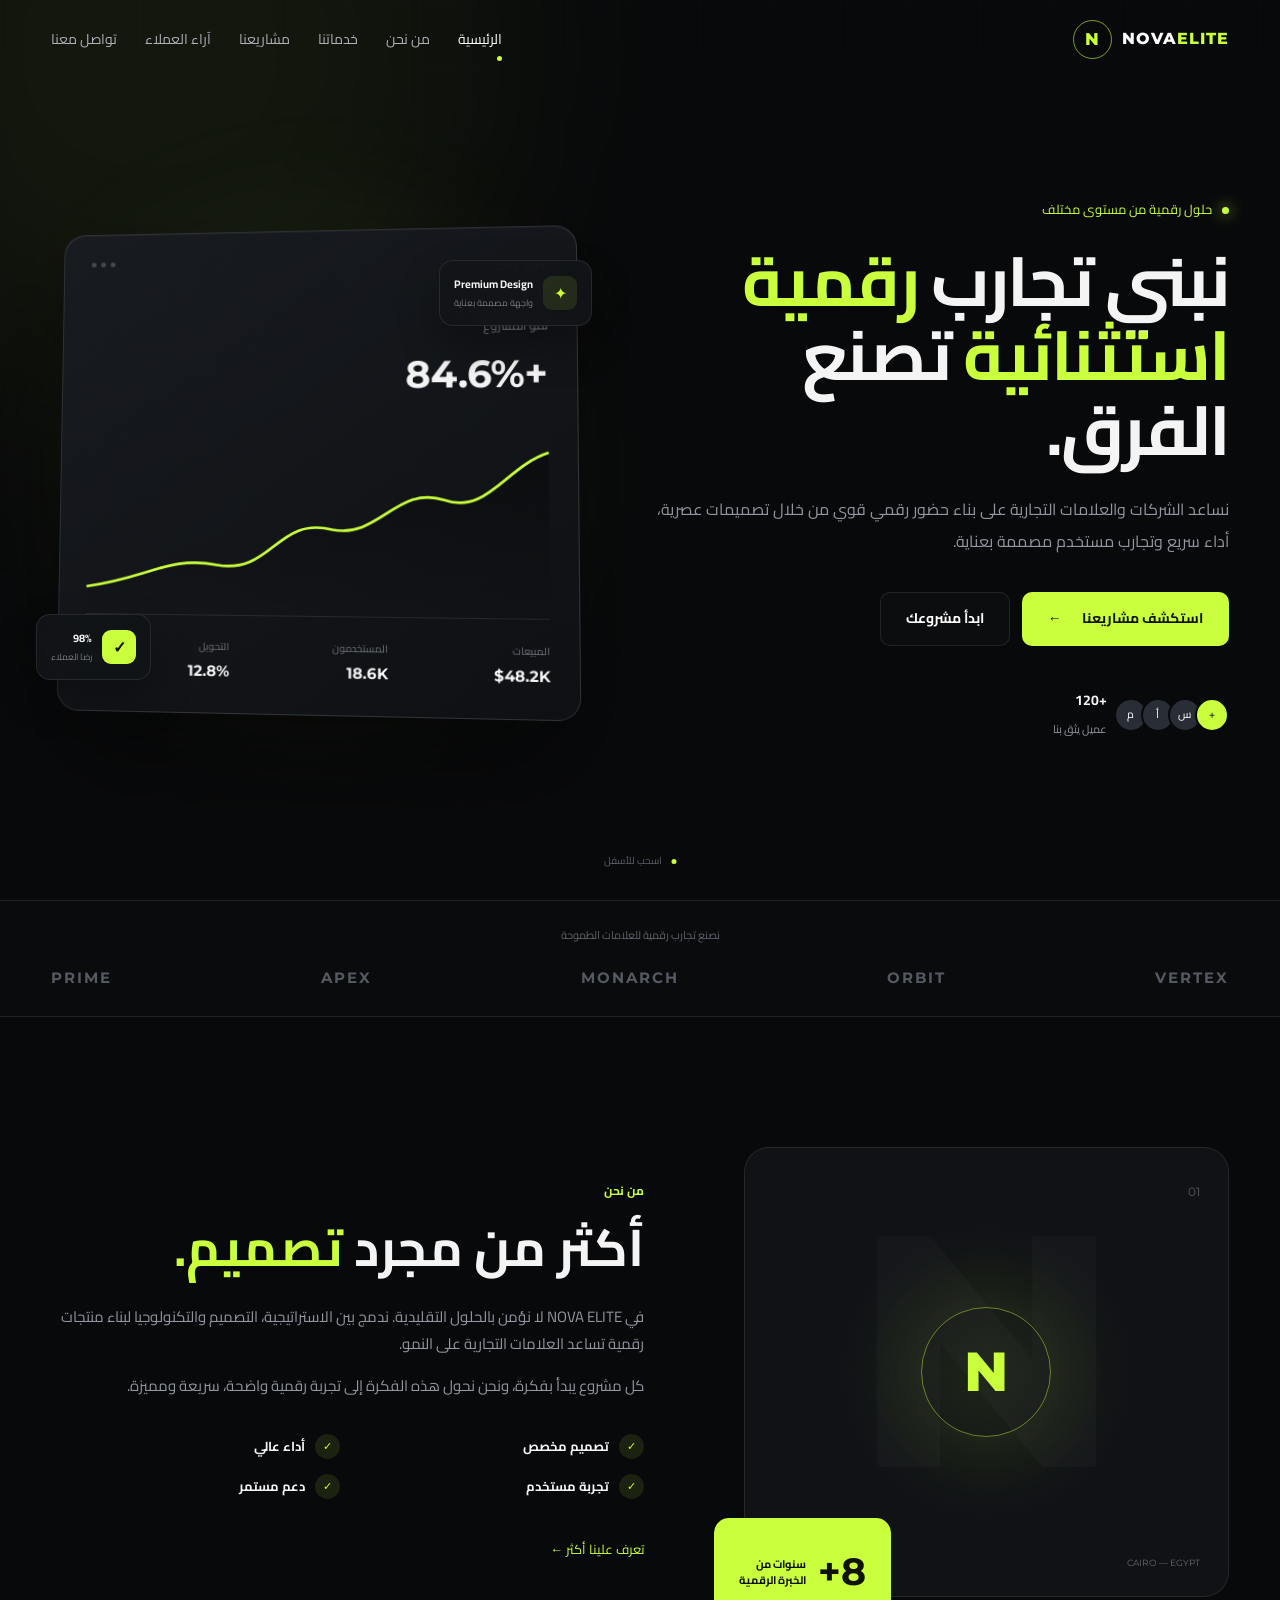
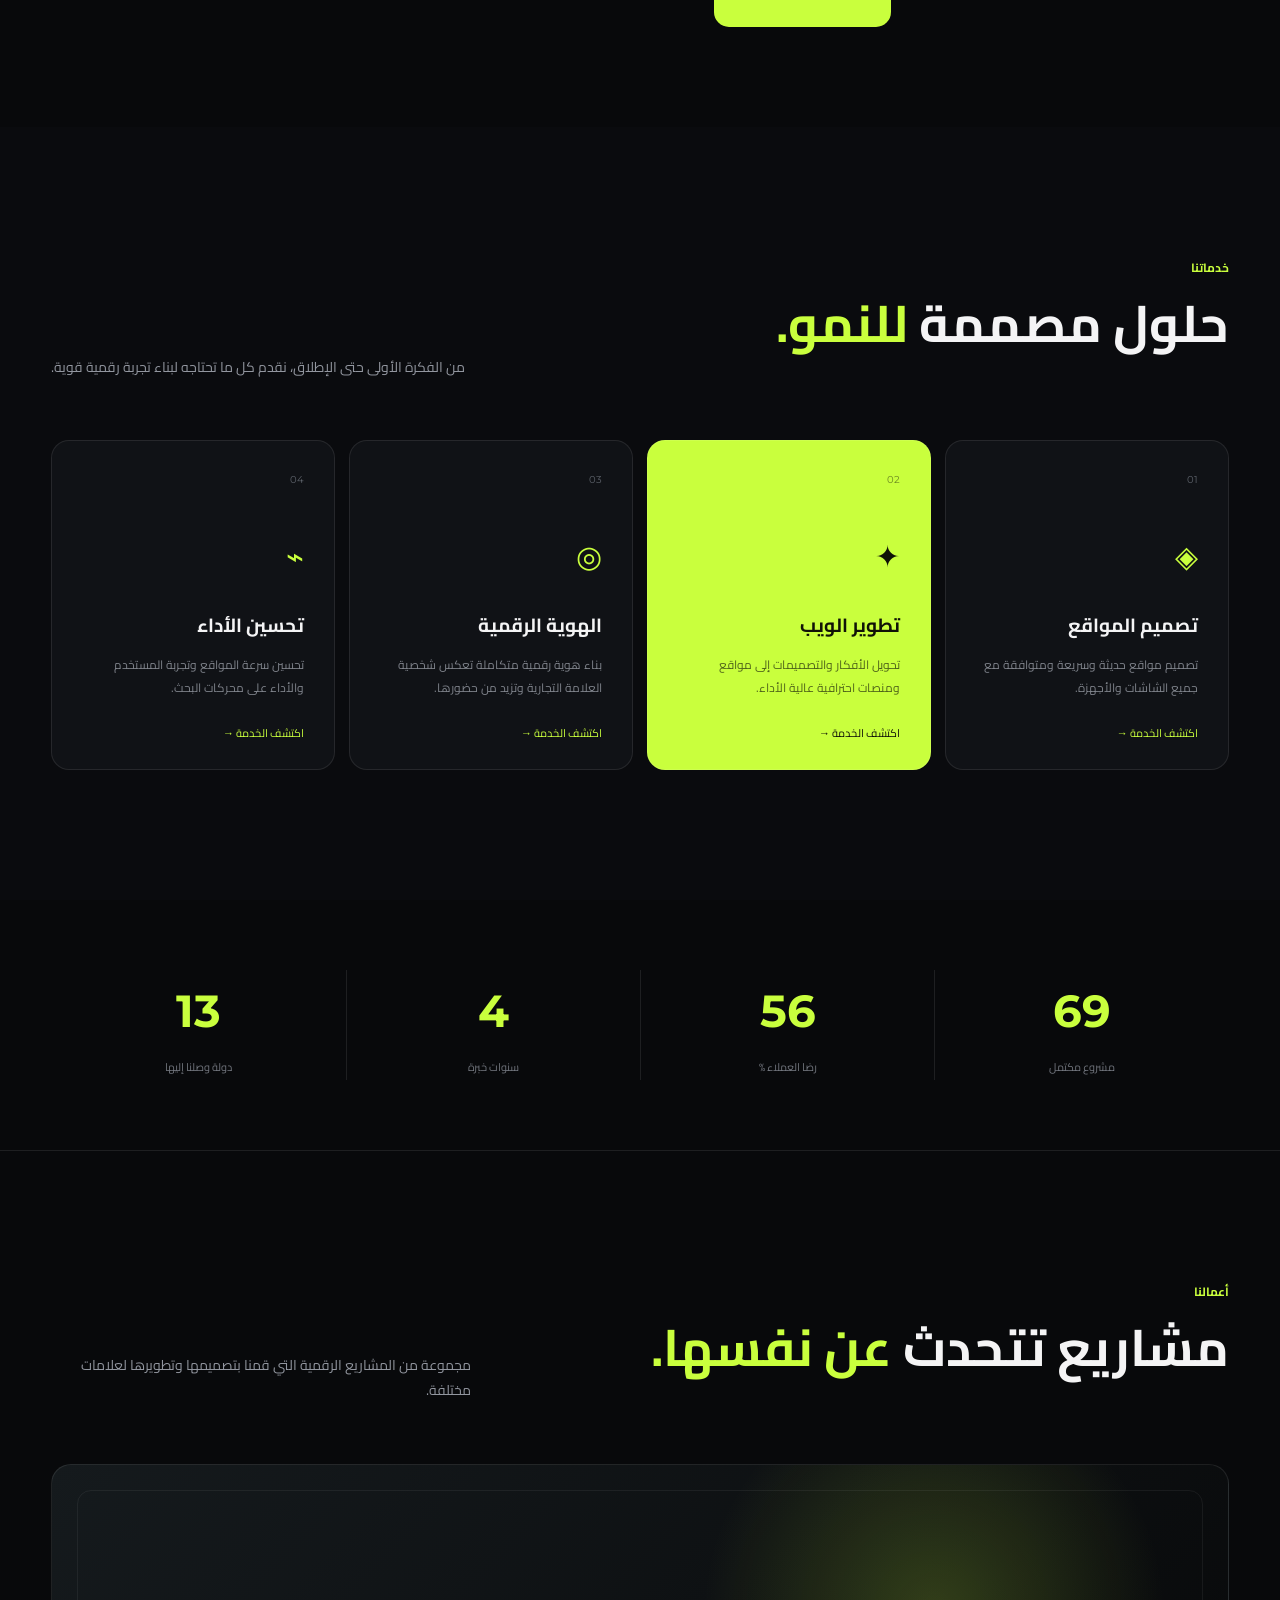
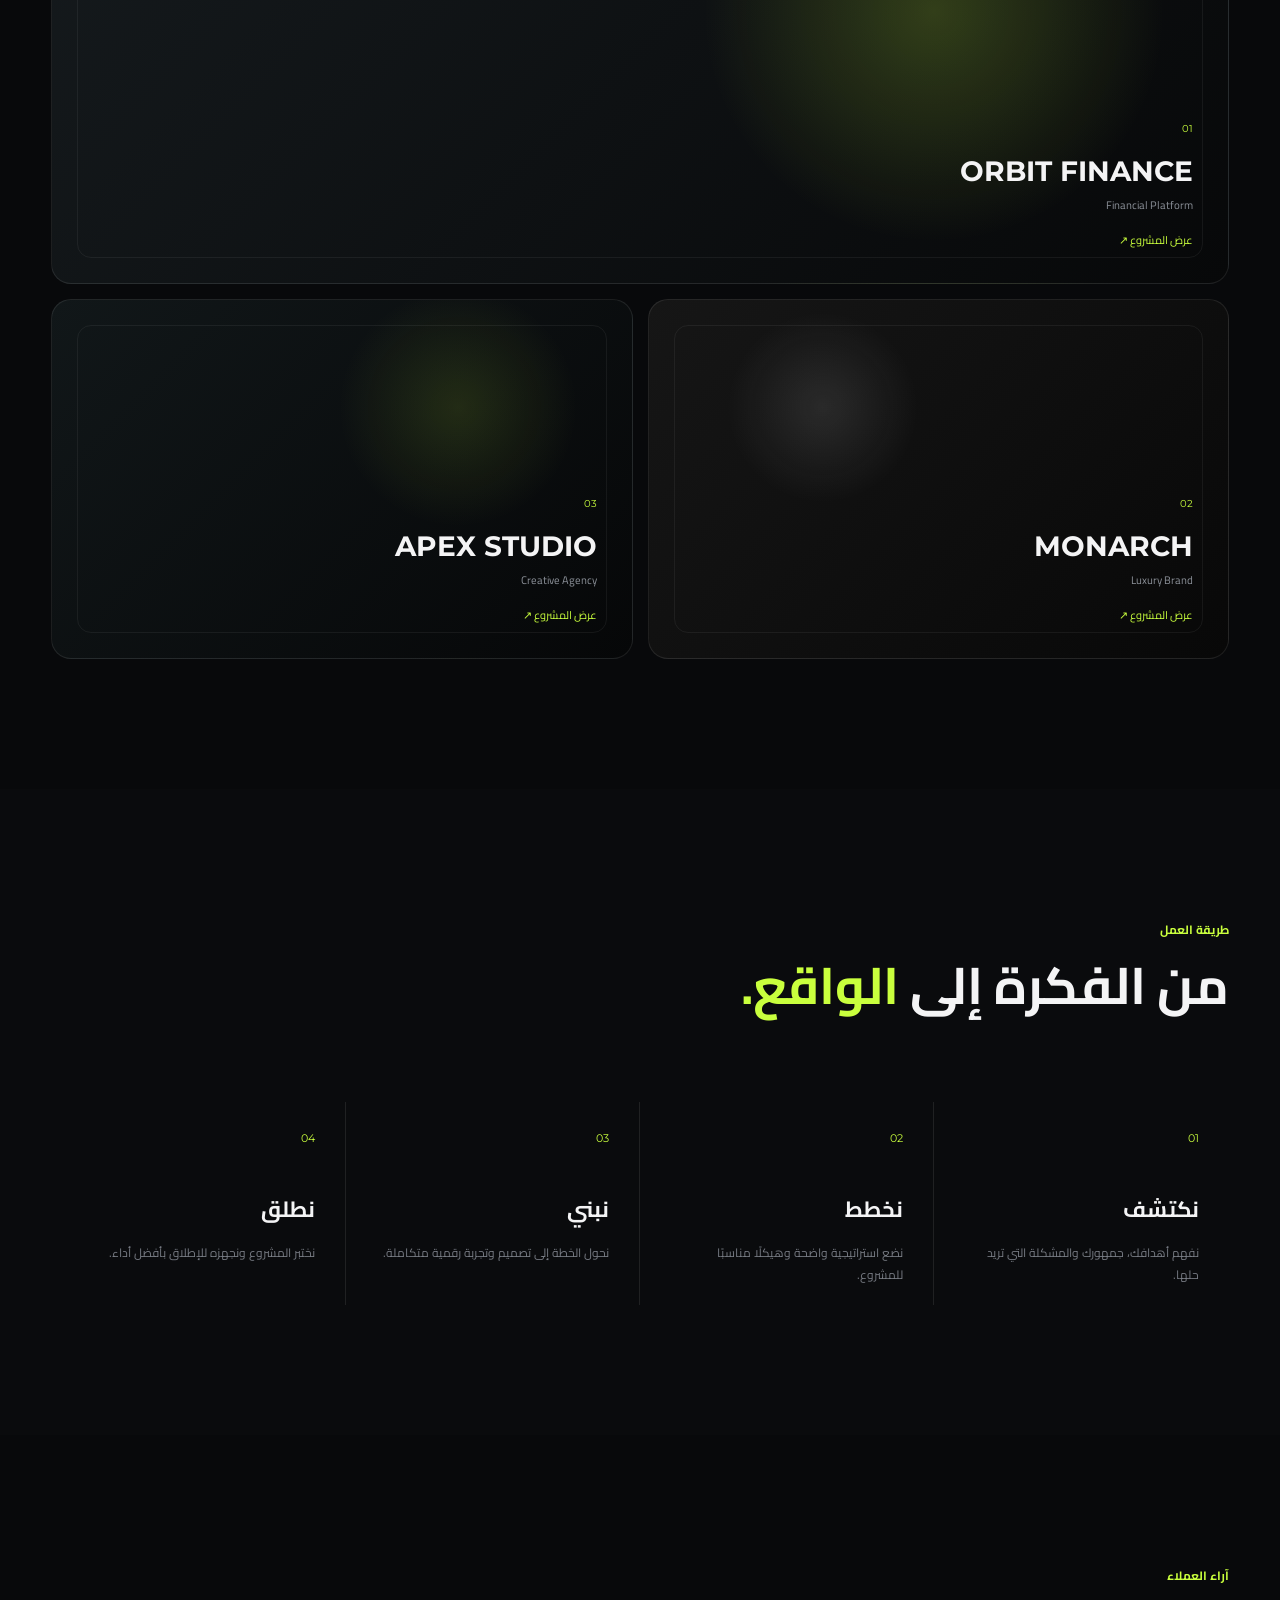
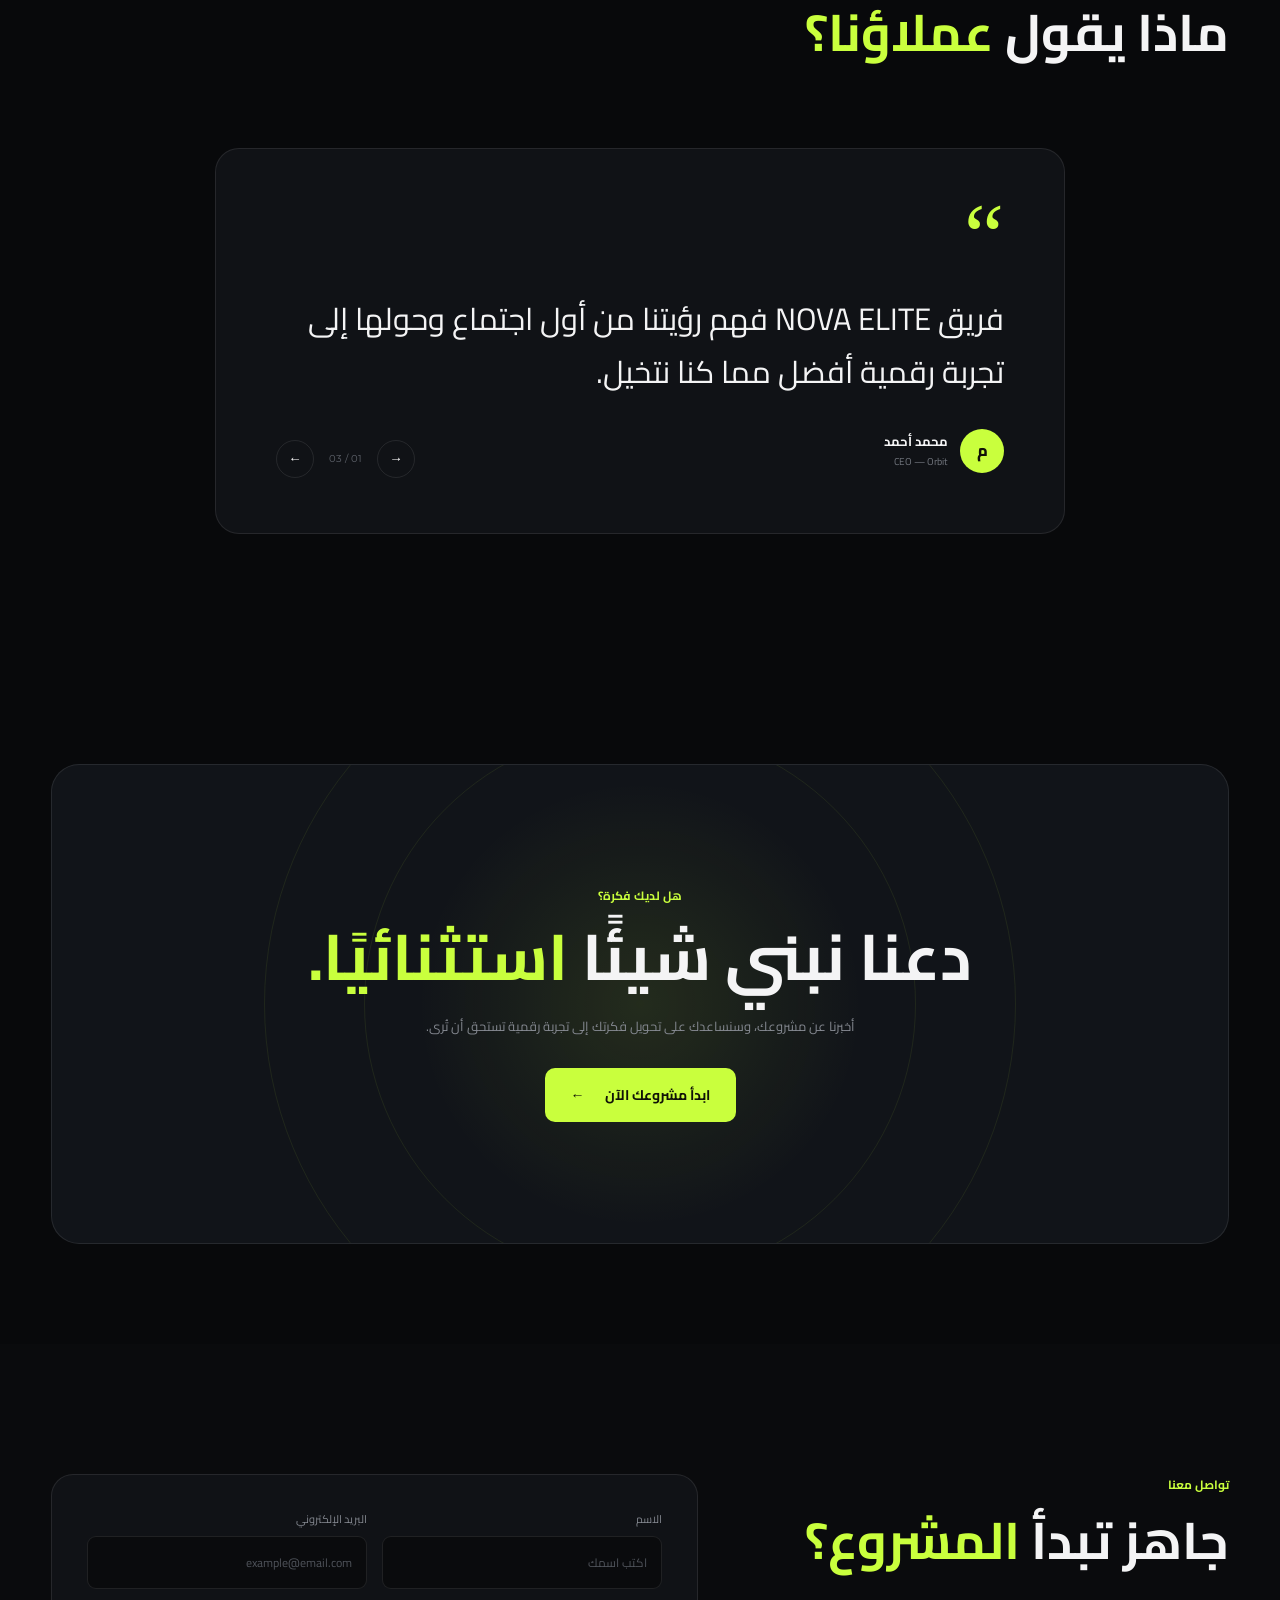
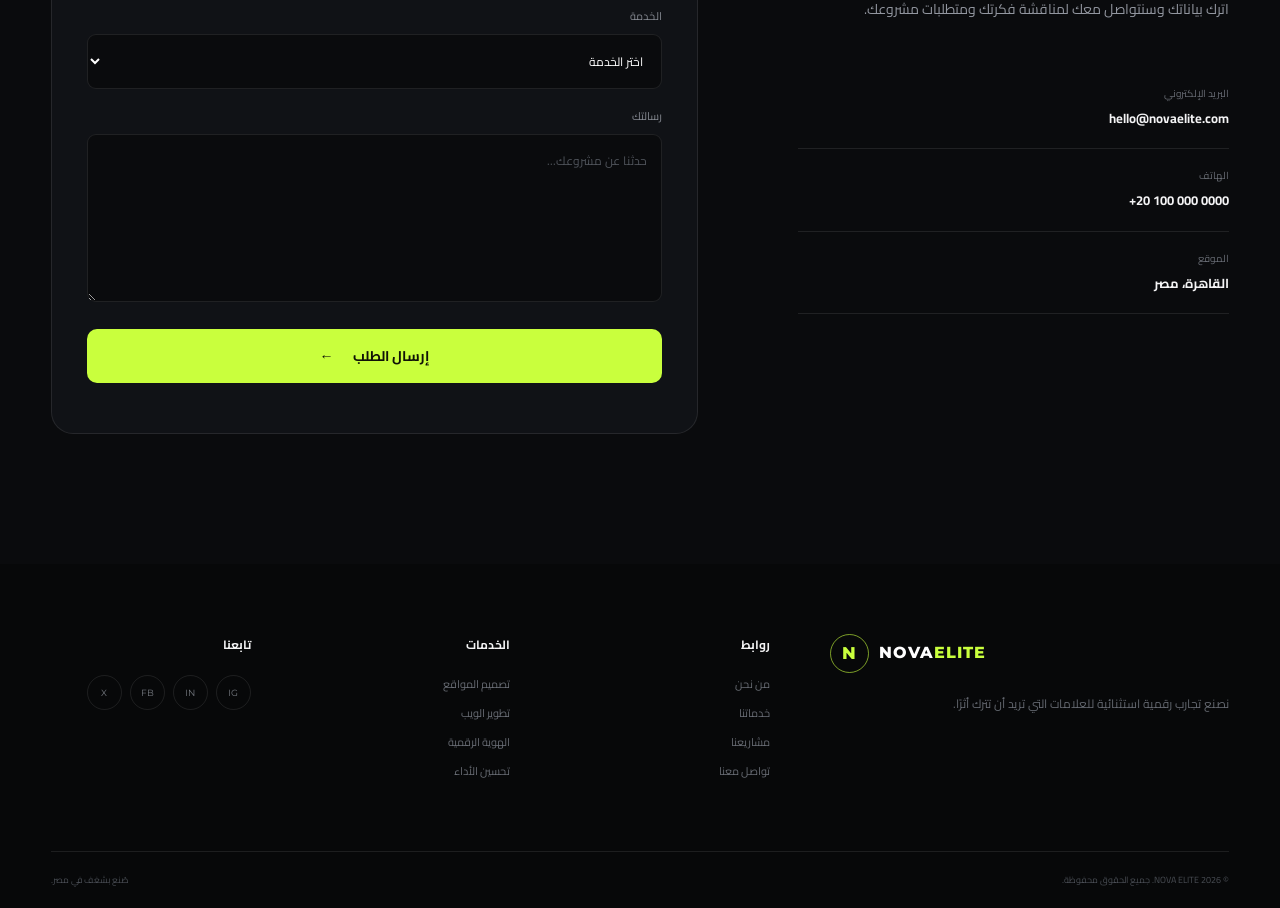
<file: index.html>
<!DOCTYPE html>
<html lang="en">
<head>
    <meta charset="UTF-8">
    <meta name="viewport" content="width=device-width, initial-scale=1.0">
    <title>Document</title>
</head>
<body>
    <!DOCTYPE html>
<html lang="ar" dir="rtl">
<head>
    <meta charset="UTF-8">
    <meta name="viewport" content="width=device-width, initial-scale=1.0">

    <title>NOVA ELITE | حلول رقمية متقدمة</title>
    <meta name="description" content="NOVA ELITE - شركة متخصصة في الحلول الرقمية وتطوير المواقع والمنصات الحديثة.">

    <link rel="preconnect" href="https://fonts.googleapis.com">
    <link rel="preconnect" href="https://fonts.gstatic.com" crossorigin>
    <link href="https://fonts.googleapis.com/css2?family=Cairo:wght@400;500;600;700;800&family=Montserrat:wght@500;600;700;800&display=swap" rel="stylesheet">

    <link rel="stylesheet" href="girl.css">
</head>

<body>

    <!-- Loader -->
    <div class="loader" id="loader">
        <div class="loader-logo">NOVA<span>ELITE</span></div>
        <div class="loader-line"></div>
    </div>

    <!-- Header -->
    <header class="header" id="header">
        <div class="container nav">

            <a href="#home" class="logo">
                <span class="logo-mark">N</span>
                <span>NOVA<span>ELITE</span></span>
            </a>

            <nav class="nav-menu" id="navMenu">
                <a href="#home" class="active">الرئيسية</a>
                <a href="#about">من نحن</a>
                <a href="#services">خدماتنا</a>
                <a href="#projects">مشاريعنا</a>
                <a href="#reviews">آراء العملاء</a>
                <a href="#contact">تواصل معنا</a>
            </nav>

            <button class="menu-btn" id="menuBtn" aria-label="فتح القائمة">
                <span></span>
                <span></span>
                <span></span>
            </button>

        </div>
    </header>

    <main>

        <!-- Hero -->
        <section class="hero" id="home">
            <div class="hero-grid"></div>

            <div class="container hero-content">

                <div class="hero-text reveal">

                    <div class="eyebrow">
                        <span></span>
                        حلول رقمية من مستوى مختلف
                    </div>

                    <h1>
                        نبني تجارب
                        <span>رقمية استثنائية</span>
                        تصنع الفرق.
                    </h1>

                    <p>
                        نساعد الشركات والعلامات التجارية على بناء حضور رقمي
                        قوي من خلال تصميمات عصرية، أداء سريع وتجارب مستخدم
                        مصممة بعناية.
                    </p>

                    <div class="hero-buttons">
                        <a href="#projects" class="btn btn-primary">
                            استكشف مشاريعنا
                            <span>←</span>
                        </a>

                        <a href="#contact" class="btn btn-outline">
                            ابدأ مشروعك
                        </a>
                    </div>

                    <div class="hero-trust">
                        <div class="avatars">
                            <div>م</div>
                            <div>أ</div>
                            <div>س</div>
                            <div>+</div>
                        </div>

                        <div>
                            <strong>+120</strong>
                            <small>عميل يثق بنا</small>
                        </div>
                    </div>

                </div>

                <div class="hero-visual reveal">

                    <div class="visual-glow"></div>

                    <div class="dashboard-card">

                        <div class="dashboard-top">
                            <span>نظرة عامة</span>

                            <div class="dots">
                                <i></i>
                                <i></i>
                                <i></i>
                            </div>
                        </div>

                        <div class="dashboard-title">
                            <small>نمو المشروع</small>
                            <strong>+84.6%</strong>
                        </div>

                        <div class="chart">
                            <svg viewBox="0 0 500 200" preserveAspectRatio="none">
                                <defs>
                                    <linearGradient id="chartGradient" x1="0" x2="0" y1="0" y2="1">
                                        <stop offset="0%" stop-opacity=".35"/>
                                        <stop offset="100%" stop-opacity="0"/>
                                    </linearGradient>
                                </defs>

                                <path class="area"
                                    d="M0 170 C70 160 90 135 145 145 C205 155 210 90 270 105 C320 115 340 55 390 72 C435 88 455 35 500 20 L500 200 L0 200 Z"/>

                                <path class="line"
                                    d="M0 170 C70 160 90 135 145 145 C205 155 210 90 270 105 C320 115 340 55 390 72 C435 88 455 35 500 20"/>
                            </svg>
                        </div>

                        <div class="dashboard-stats">
                            <div>
                                <span>المبيعات</span>
                                <strong>$48.2K</strong>
                            </div>

                            <div>
                                <span>المستخدمون</span>
                                <strong>18.6K</strong>
                            </div>

                            <div>
                                <span>التحويل</span>
                                <strong>12.8%</strong>
                            </div>
                        </div>

                    </div>

                    <div class="floating-card card-one">
                        <span class="floating-icon">✦</span>
                        <div>
                            <strong>Premium Design</strong>
                            <small>واجهة مصممة بعناية</small>
                        </div>
                    </div>

                    <div class="floating-card card-two">
                        <span class="check">✓</span>
                        <div>
                            <strong>98%</strong>
                            <small>رضا العملاء</small>
                        </div>
                    </div>

                </div>

            </div>

            <div class="scroll-indicator">
                <span></span>
                اسحب للأسفل
            </div>
        </section>

        <!-- Brands -->
        <section class="brands">
            <div class="container">
                <p>نصنع تجارب رقمية للعلامات الطموحة</p>

                <div class="brand-list">
                    <span>VERTEX</span>
                    <span>ORBIT</span>
                    <span>MONARCH</span>
                    <span>APEX</span>
                    <span>PRIME</span>
                </div>
            </div>
        </section>

        <!-- About -->
        <section class="section about" id="about">
            <div class="container about-grid">

                <div class="about-visual reveal">
                    <div class="about-box">
                        <span class="number">01</span>

                        <div class="about-symbol">
                            N
                        </div>

                        <div class="about-bottom">
                            <span>EST. 2026</span>
                            <span>CAIRO — EGYPT</span>
                        </div>
                    </div>

                    <div class="experience">
                        <strong>8+</strong>
                        <span>سنوات من<br>الخبرة الرقمية</span>
                    </div>
                </div>

                <div class="about-content reveal">

                    <div class="section-label">من نحن</div>

                    <h2>
                        أكثر من مجرد
                        <span>تصميم.</span>
                    </h2>

                    <p>
                        في NOVA ELITE لا نؤمن بالحلول التقليدية.
                        ندمج بين الاستراتيجية، التصميم والتكنولوجيا لبناء
                        منتجات رقمية تساعد العلامات التجارية على النمو.
                    </p>

                    <p>
                        كل مشروع يبدأ بفكرة، ونحن نحول هذه الفكرة إلى
                        تجربة رقمية واضحة، سريعة ومميزة.
                    </p>

                    <div class="about-points">

                        <div>
                            <span>✓</span>
                            <strong>تصميم مخصص</strong>
                        </div>

                        <div>
                            <span>✓</span>
                            <strong>أداء عالي</strong>
                        </div>

                        <div>
                            <span>✓</span>
                            <strong>تجربة مستخدم</strong>
                        </div>

                        <div>
                            <span>✓</span>
                            <strong>دعم مستمر</strong>
                        </div>

                    </div>

                    <a href="#contact" class="text-link">
                        تعرف علينا أكثر ←
                    </a>

                </div>

            </div>
        </section>

        <!-- Services -->
        <section class="section services" id="services">
            <div class="container">

                <div class="section-head reveal">
                    <div>
                        <div class="section-label">خدماتنا</div>

                        <h2>
                            حلول مصممة
                            <span>للنمو.</span>
                        </h2>
                    </div>

                    <p>
                        من الفكرة الأولى حتى الإطلاق، نقدم كل ما تحتاجه
                        لبناء تجربة رقمية قوية.
                    </p>
                </div>

                <div class="services-grid">

                    <article class="service-card reveal">
                        <div class="service-number">01</div>
                        <div class="service-icon">◈</div>
                        <h3>تصميم المواقع</h3>
                        <p>
                            تصميم مواقع حديثة وسريعة ومتوافقة مع جميع
                            الشاشات والأجهزة.
                        </p>
                        <a href="#contact">اكتشف الخدمة →</a>
                    </article>

                    <article class="service-card featured reveal">
                        <div class="service-number">02</div>
                        <div class="service-icon">✦</div>
                        <h3>تطوير الويب</h3>
                        <p>
                            تحويل الأفكار والتصميمات إلى مواقع ومنصات
                            احترافية عالية الأداء.
                        </p>
                        <a href="#contact">اكتشف الخدمة →</a>
                    </article>

                    <article class="service-card reveal">
                        <div class="service-number">03</div>
                        <div class="service-icon">◎</div>
                        <h3>الهوية الرقمية</h3>
                        <p>
                            بناء هوية رقمية متكاملة تعكس شخصية العلامة
                            التجارية وتزيد من حضورها.
                        </p>
                        <a href="#contact">اكتشف الخدمة →</a>
                    </article>

                    <article class="service-card reveal">
                        <div class="service-number">04</div>
                        <div class="service-icon">⌁</div>
                        <h3>تحسين الأداء</h3>
                        <p>
                            تحسين سرعة المواقع وتجربة المستخدم والأداء
                            على محركات البحث.
                        </p>
                        <a href="#contact">اكتشف الخدمة →</a>
                    </article>

                </div>

            </div>
        </section>

        <!-- Stats -->
        <section class="stats">
            <div class="container stats-grid">

                <div class="stat reveal">
                    <strong data-target="120">0</strong>
                    <span>مشروع مكتمل</span>
                </div>

                <div class="stat reveal">
                    <strong data-target="98">0</strong>
                    <span>رضا العملاء %</span>
                </div>

                <div class="stat reveal">
                    <strong data-target="8">0</strong>
                    <span>سنوات خبرة</span>
                </div>

                <div class="stat reveal">
                    <strong data-target="24">0</strong>
                    <span>دولة وصلنا إليها</span>
                </div>

            </div>
        </section>

        <!-- Projects -->
        <section class="section projects" id="projects">
            <div class="container">

                <div class="section-head reveal">
                    <div>
                        <div class="section-label">أعمالنا</div>
                        <h2>
                            مشاريع تتحدث
                            <span>عن نفسها.</span>
                        </h2>
                    </div>

                    <p>
                        مجموعة من المشاريع الرقمية التي قمنا بتصميمها
                        وتطويرها لعلامات مختلفة.
                    </p>
                </div>

                <div class="projects-grid">

                    <article class="project project-large reveal">
                        <div class="project-image project-one">
                            <div class="project-overlay">
                                <span>01</span>
                                <h3>ORBIT FINANCE</h3>
                                <p>Financial Platform</p>
                                <a href="#">عرض المشروع ↗</a>
                            </div>
                        </div>
                    </article>

                    <article class="project reveal">
                        <div class="project-image project-two">
                            <div class="project-overlay">
                                <span>02</span>
                                <h3>MONARCH</h3>
                                <p>Luxury Brand</p>
                                <a href="#">عرض المشروع ↗</a>
                            </div>
                        </div>
                    </article>

                    <article class="project reveal">
                        <div class="project-image project-three">
                            <div class="project-overlay">
                                <span>03</span>
                                <h3>APEX STUDIO</h3>
                                <p>Creative Agency</p>
                                <a href="#">عرض المشروع ↗</a>
                            </div>
                        </div>
                    </article>

                </div>

            </div>
        </section>

        <!-- Process -->
        <section class="section process">
            <div class="container">

                <div class="section-head reveal">
                    <div>
                        <div class="section-label">طريقة العمل</div>
                        <h2>
                            من الفكرة إلى
                            <span>الواقع.</span>
                        </h2>
                    </div>
                </div>

                <div class="process-grid">

                    <div class="process-item reveal">
                        <span>01</span>
                        <h3>نكتشف</h3>
                        <p>
                            نفهم أهدافك، جمهورك والمشكلة التي تريد حلها.
                        </p>
                    </div>

                    <div class="process-item reveal">
                        <span>02</span>
                        <h3>نخطط</h3>
                        <p>
                            نضع استراتيجية واضحة وهيكلًا مناسبًا للمشروع.
                        </p>
                    </div>

                    <div class="process-item reveal">
                        <span>03</span>
                        <h3>نبني</h3>
                        <p>
                            نحول الخطة إلى تصميم وتجربة رقمية متكاملة.
                        </p>
                    </div>

                    <div class="process-item reveal">
                        <span>04</span>
                        <h3>نطلق</h3>
                        <p>
                            نختبر المشروع ونجهزه للإطلاق بأفضل أداء.
                        </p>
                    </div>

                </div>

            </div>
        </section>

        <!-- Reviews -->
        <section class="section reviews" id="reviews">
            <div class="container">

                <div class="section-head reveal">
                    <div>
                        <div class="section-label">آراء العملاء</div>
                        <h2>
                            ماذا يقول
                            <span>عملاؤنا؟</span>
                        </h2>
                    </div>
                </div>

                <div class="review-box reveal">

                    <div class="quote-mark">“</div>

                    <p id="reviewText">
                        فريق NOVA ELITE فهم رؤيتنا من أول اجتماع
                        وحولها إلى تجربة رقمية أفضل مما كنا نتخيل.
                    </p>

                    <div class="review-author">
                        <div class="author-avatar" id="authorAvatar">م</div>

                        <div>
                            <strong id="authorName">محمد أحمد</strong>
                            <span id="authorRole">CEO — Orbit</span>
                        </div>
                    </div>

                    <div class="review-controls">
                        <button id="prevReview">→</button>
                        <span id="reviewCount">01 / 03</span>
                        <button id="nextReview">←</button>
                    </div>

                </div>

            </div>
        </section>

        <!-- CTA -->
        <section class="cta">
            <div class="container cta-content reveal">

                <div class="cta-glow"></div>

                <div class="section-label">هل لديك فكرة؟</div>

                <h2>
                    دعنا نبني شيئًا
                    <span>استثنائيًا.</span>
                </h2>

                <p>
                    أخبرنا عن مشروعك، وسنساعدك على تحويل فكرتك
                    إلى تجربة رقمية تستحق أن تُرى.
                </p>

                <a href="#contact" class="btn btn-primary">
                    ابدأ مشروعك الآن
                    <span>←</span>
                </a>

            </div>
        </section>

        <!-- Contact -->
        <section class="section contact" id="contact">
            <div class="container contact-grid">

                <div class="contact-info reveal">

                    <div class="section-label">تواصل معنا</div>

                    <h2>
                        جاهز تبدأ
                        <span>المشروع؟</span>
                    </h2>

                    <p>
                        اترك بياناتك وسنتواصل معك لمناقشة فكرتك
                        ومتطلبات مشروعك.
                    </p>

                    <div class="contact-details">

                        <div>
                            <span>البريد الإلكتروني</span>
                            <strong>hello@novaelite.com</strong>
                        </div>

                        <div>
                            <span>الهاتف</span>
                            <strong>+20 100 000 0000</strong>
                        </div>

                        <div>
                            <span>الموقع</span>
                            <strong>القاهرة، مصر</strong>
                        </div>

                    </div>

                </div>

                <form class="contact-form reveal" id="contactForm">

                    <div class="form-row">
                        <div class="input-group">
                            <label>الاسم</label>
                            <input type="text" placeholder="اكتب اسمك" required>
                        </div>

                        <div class="input-group">
                            <label>البريد الإلكتروني</label>
                            <input type="email" placeholder="example@email.com" required>
                        </div>
                    </div>

                    <div class="input-group">
                        <label>الخدمة</label>

                        <select required>
                            <option value="">اختر الخدمة</option>
                            <option>تصميم موقع</option>
                            <option>تطوير موقع</option>
                            <option>هوية رقمية</option>
                            <option>تحسين أداء</option>
                            <option>مشروع مخصص</option>
                        </select>
                    </div>

                    <div class="input-group">
                        <label>رسالتك</label>
                        <textarea rows="6" placeholder="حدثنا عن مشروعك..." required></textarea>
                    </div>

                    <button type="submit" class="btn btn-primary submit-btn">
                        إرسال الطلب
                        <span>←</span>
                    </button>

                    <p class="form-message" id="formMessage"></p>

                </form>

            </div>
        </section>

    </main>

    <!-- Footer -->
    <footer class="footer">

        <div class="container footer-grid">

            <div class="footer-brand">
                <a href="#home" class="logo">
                    <span class="logo-mark">N</span>
                    <span>NOVA<span>ELITE</span></span>
                </a>

                <p>
                    نصنع تجارب رقمية استثنائية للعلامات التي
                    تريد أن تترك أثرًا.
                </p>
            </div>

            <div class="footer-links">
                <h4>روابط</h4>
                <a href="#about">من نحن</a>
                <a href="#services">خدماتنا</a>
                <a href="#projects">مشاريعنا</a>
                <a href="#contact">تواصل معنا</a>
            </div>

            <div class="footer-links">
                <h4>الخدمات</h4>
                <a href="#services">تصميم المواقع</a>
                <a href="#services">تطوير الويب</a>
                <a href="#services">الهوية الرقمية</a>
                <a href="#services">تحسين الأداء</a>
            </div>

            <div class="footer-social">
                <h4>تابعنا</h4>

                <div>
                    <a href="#">IG</a>
                    <a href="#">IN</a>
                    <a href="#">FB</a>
                    <a href="#">X</a>
                </div>
            </div>

        </div>

        <div class="container footer-bottom">
            <span>© 2026 NOVA ELITE. جميع الحقوق محفوظة.</span>
            <span>صُنع بشغف في مصر.</span>
        </div>

    </footer>

    <script src="girl.js"></script>

</body>
</html>
</body>
</html>
</file>
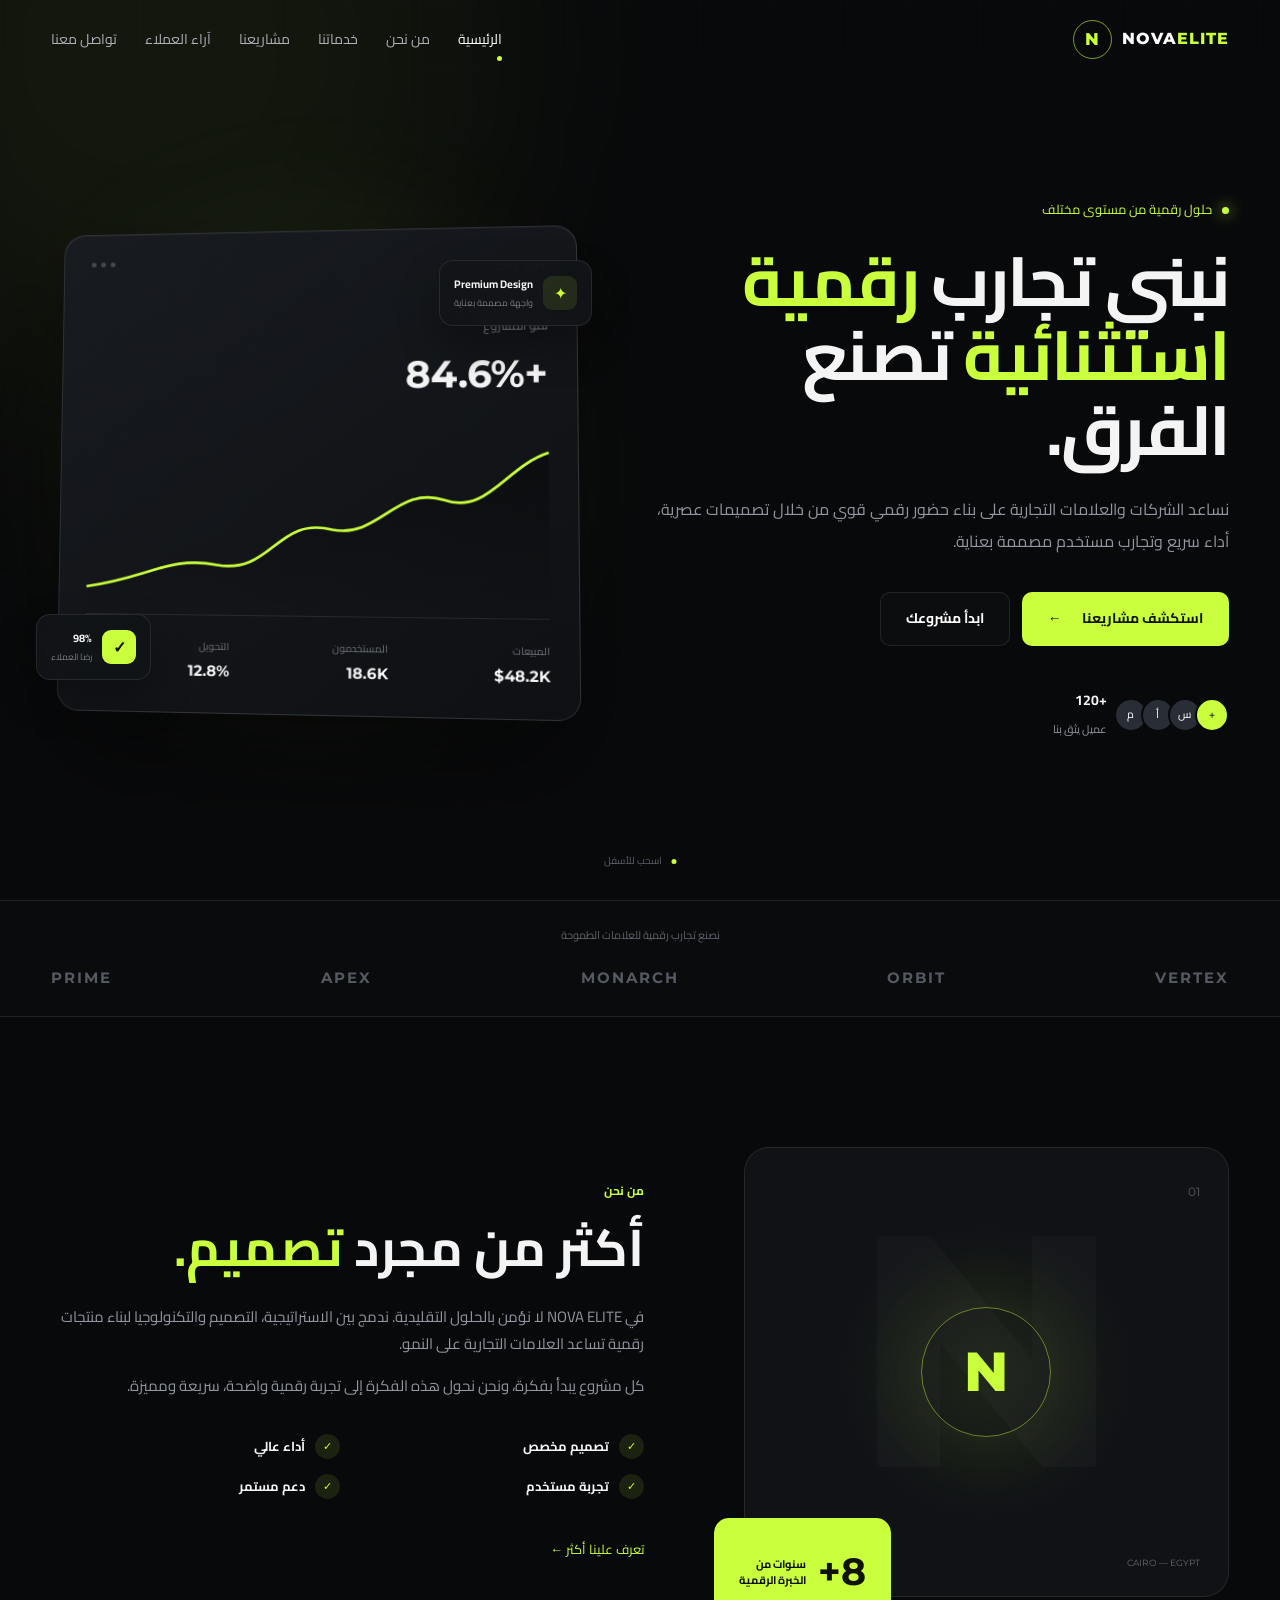
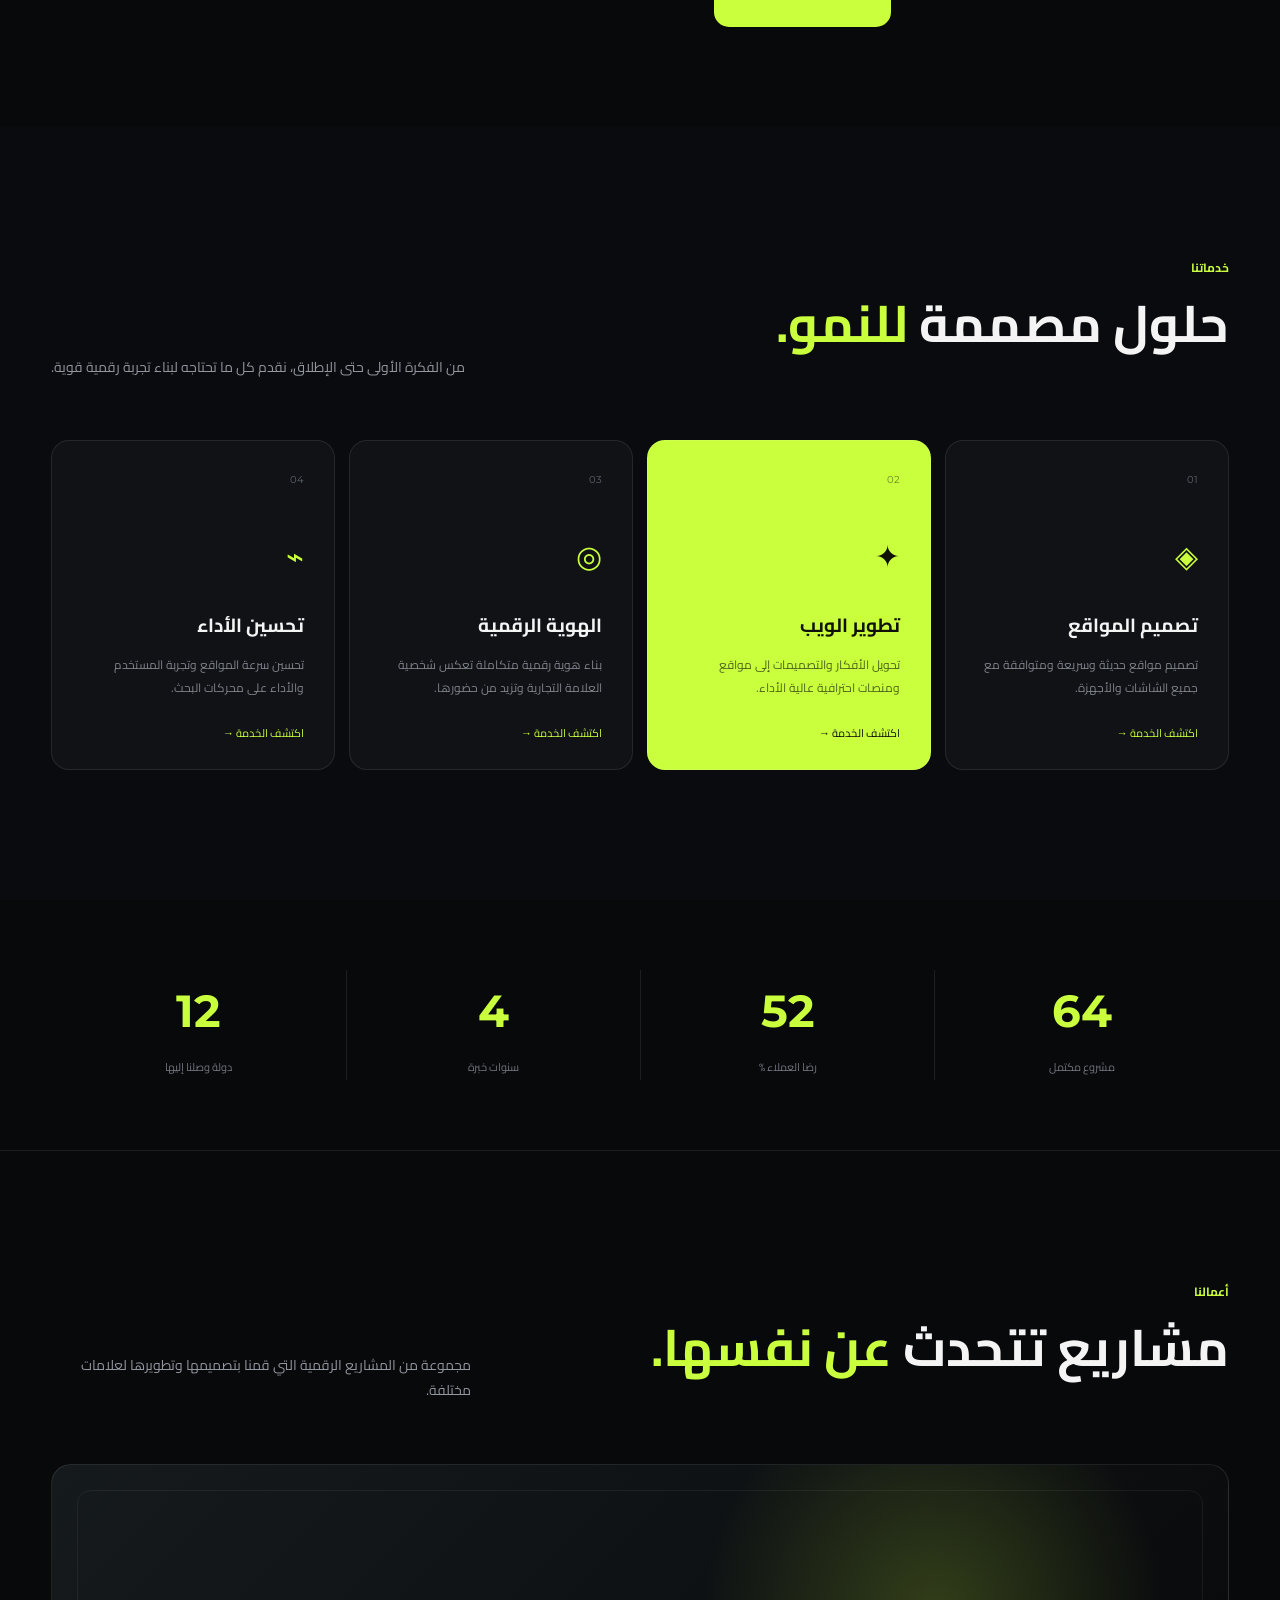
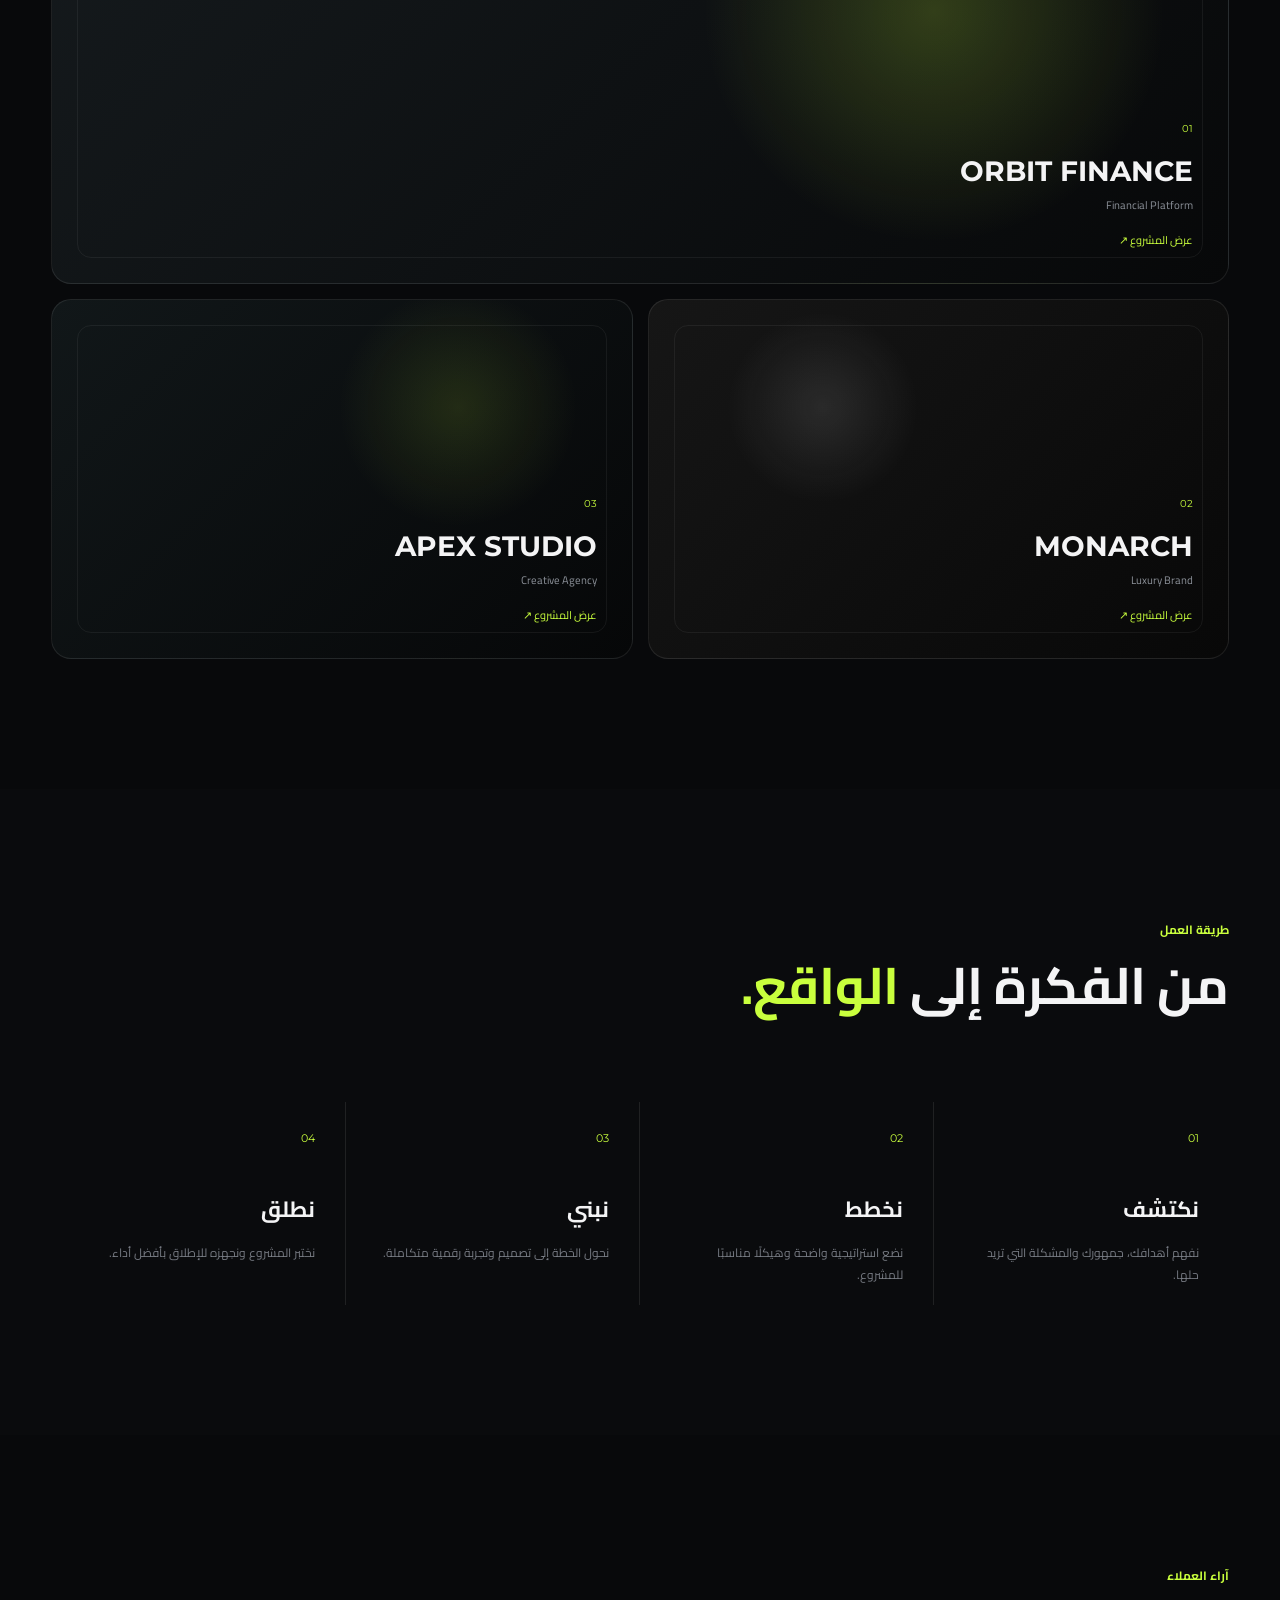
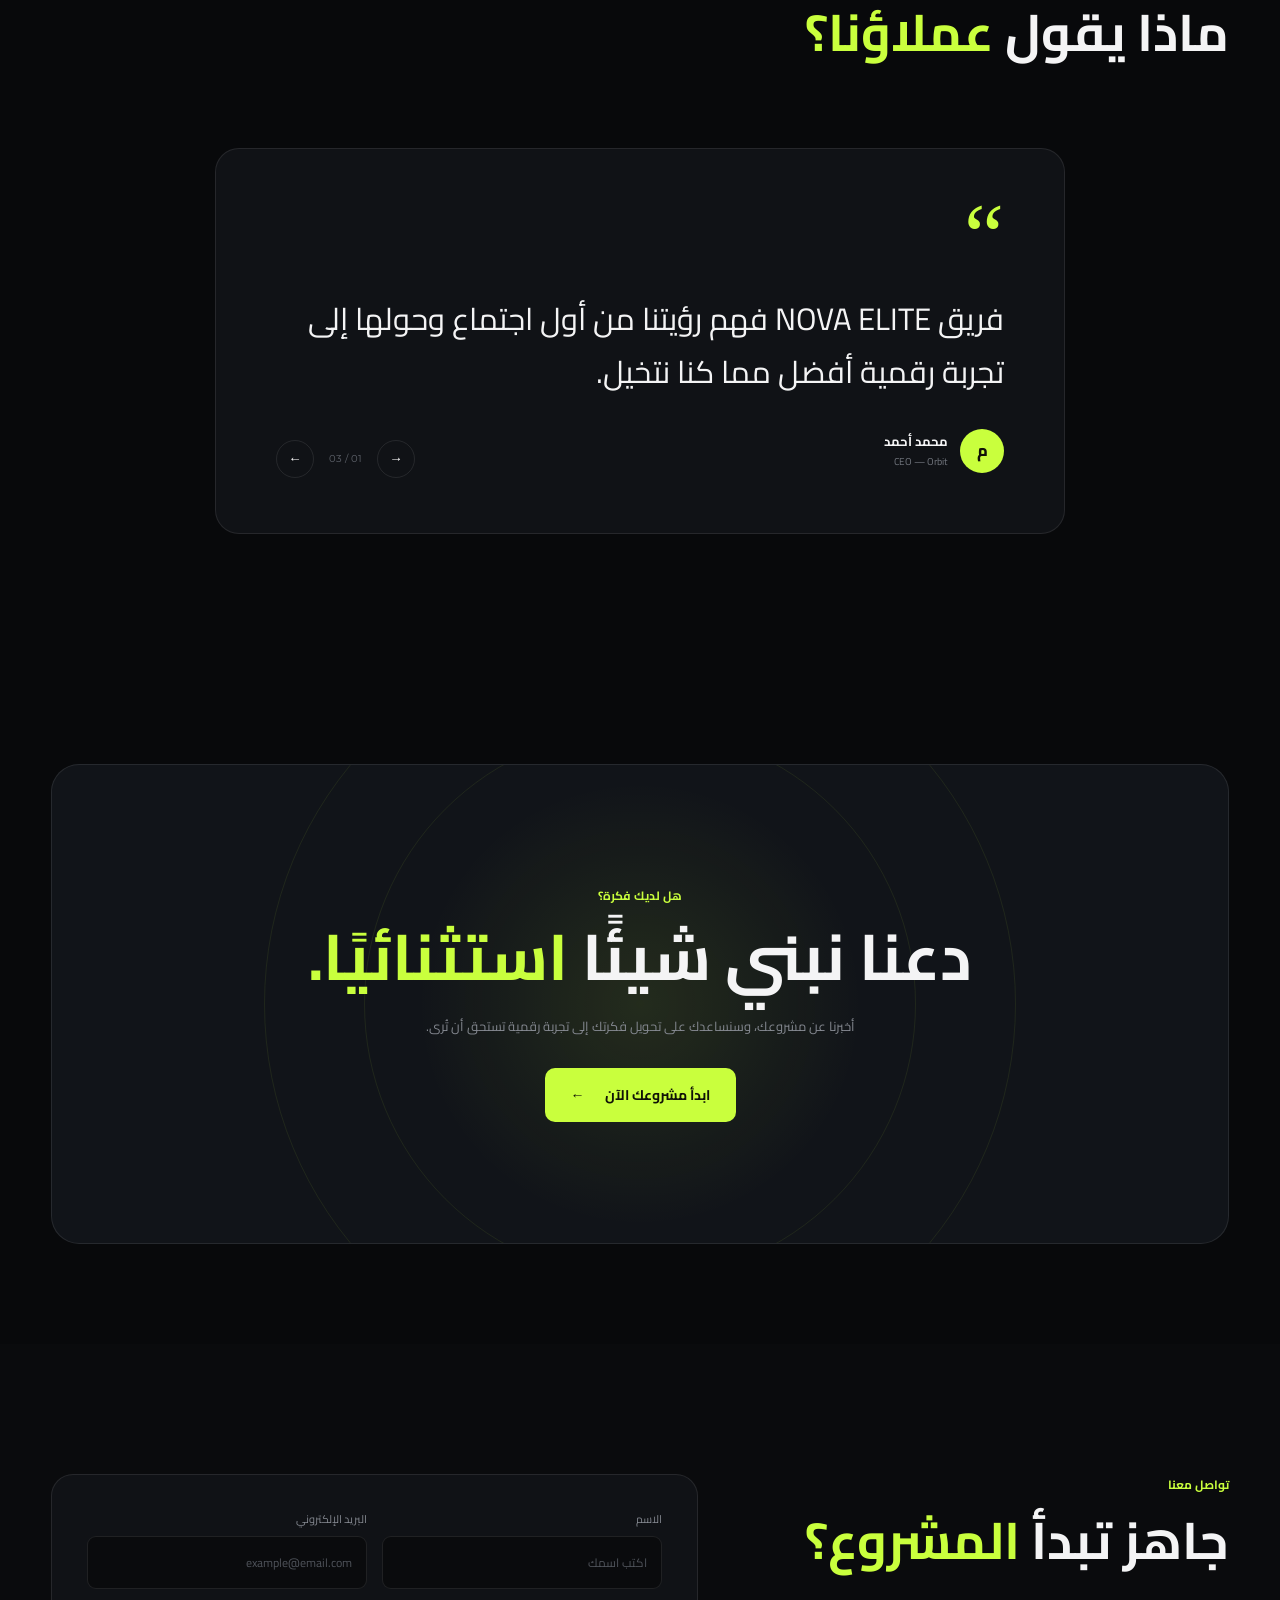
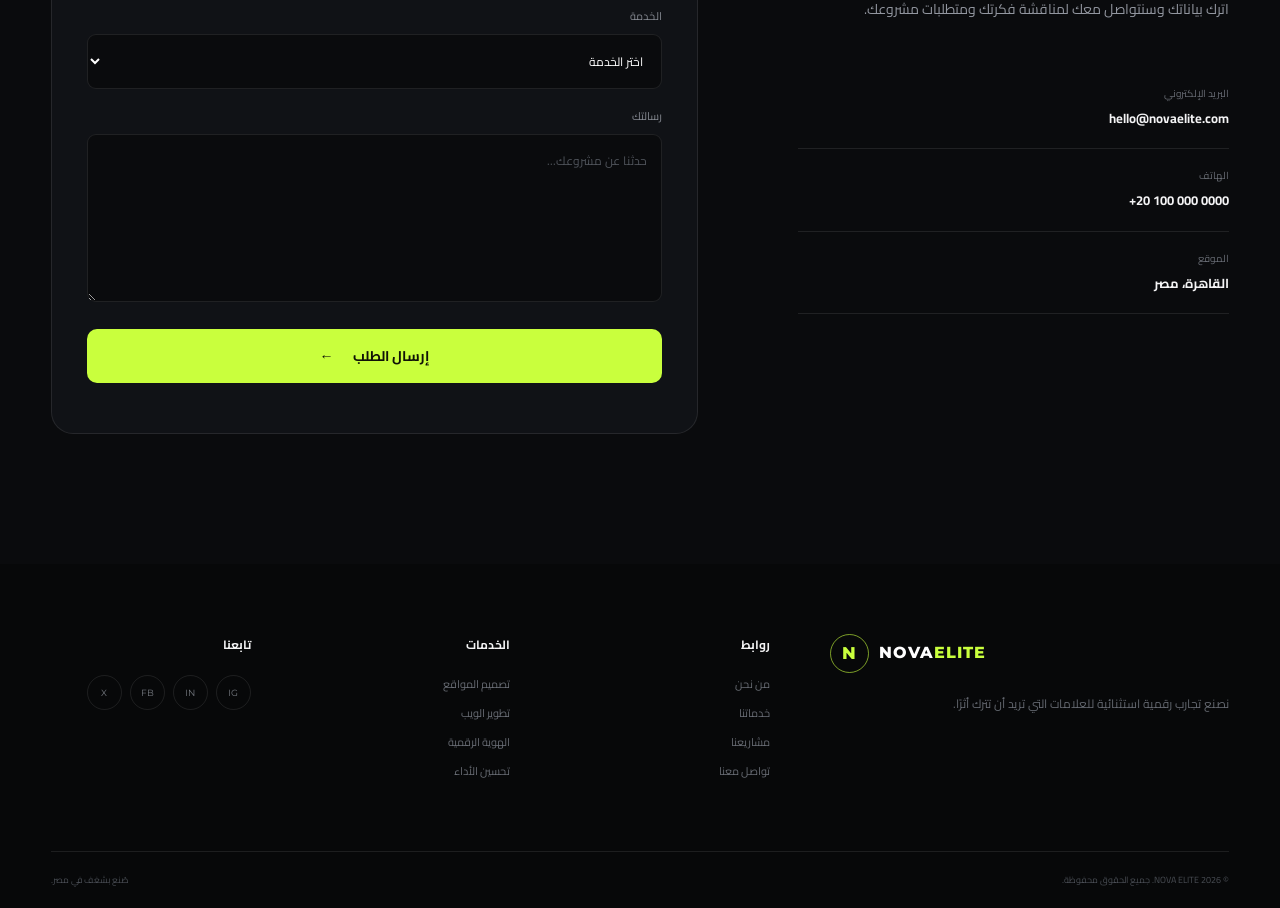
<file: girl.html>
<!DOCTYPE html>
<html lang="en">
<head>
    <meta charset="UTF-8">
    <meta name="viewport" content="width=device-width, initial-scale=1.0">
    <title>Document</title>
</head>
<body>
    <!DOCTYPE html>
<html lang="ar" dir="rtl">
<head>
    <meta charset="UTF-8">
    <meta name="viewport" content="width=device-width, initial-scale=1.0">

    <title>NOVA ELITE | حلول رقمية متقدمة</title>
    <meta name="description" content="NOVA ELITE - شركة متخصصة في الحلول الرقمية وتطوير المواقع والمنصات الحديثة.">

    <link rel="preconnect" href="https://fonts.googleapis.com">
    <link rel="preconnect" href="https://fonts.gstatic.com" crossorigin>
    <link href="https://fonts.googleapis.com/css2?family=Cairo:wght@400;500;600;700;800&family=Montserrat:wght@500;600;700;800&display=swap" rel="stylesheet">

    <link rel="stylesheet" href="girl.css">
</head>

<body>

    <!-- Loader -->
    <div class="loader" id="loader">
        <div class="loader-logo">NOVA<span>ELITE</span></div>
        <div class="loader-line"></div>
    </div>

    <!-- Header -->
    <header class="header" id="header">
        <div class="container nav">

            <a href="#home" class="logo">
                <span class="logo-mark">N</span>
                <span>NOVA<span>ELITE</span></span>
            </a>

            <nav class="nav-menu" id="navMenu">
                <a href="#home" class="active">الرئيسية</a>
                <a href="#about">من نحن</a>
                <a href="#services">خدماتنا</a>
                <a href="#projects">مشاريعنا</a>
                <a href="#reviews">آراء العملاء</a>
                <a href="#contact">تواصل معنا</a>
            </nav>

            <button class="menu-btn" id="menuBtn" aria-label="فتح القائمة">
                <span></span>
                <span></span>
                <span></span>
            </button>

        </div>
    </header>

    <main>

        <!-- Hero -->
        <section class="hero" id="home">
            <div class="hero-grid"></div>

            <div class="container hero-content">

                <div class="hero-text reveal">

                    <div class="eyebrow">
                        <span></span>
                        حلول رقمية من مستوى مختلف
                    </div>

                    <h1>
                        نبني تجارب
                        <span>رقمية استثنائية</span>
                        تصنع الفرق.
                    </h1>

                    <p>
                        نساعد الشركات والعلامات التجارية على بناء حضور رقمي
                        قوي من خلال تصميمات عصرية، أداء سريع وتجارب مستخدم
                        مصممة بعناية.
                    </p>

                    <div class="hero-buttons">
                        <a href="#projects" class="btn btn-primary">
                            استكشف مشاريعنا
                            <span>←</span>
                        </a>

                        <a href="#contact" class="btn btn-outline">
                            ابدأ مشروعك
                        </a>
                    </div>

                    <div class="hero-trust">
                        <div class="avatars">
                            <div>م</div>
                            <div>أ</div>
                            <div>س</div>
                            <div>+</div>
                        </div>

                        <div>
                            <strong>+120</strong>
                            <small>عميل يثق بنا</small>
                        </div>
                    </div>

                </div>

                <div class="hero-visual reveal">

                    <div class="visual-glow"></div>

                    <div class="dashboard-card">

                        <div class="dashboard-top">
                            <span>نظرة عامة</span>

                            <div class="dots">
                                <i></i>
                                <i></i>
                                <i></i>
                            </div>
                        </div>

                        <div class="dashboard-title">
                            <small>نمو المشروع</small>
                            <strong>+84.6%</strong>
                        </div>

                        <div class="chart">
                            <svg viewBox="0 0 500 200" preserveAspectRatio="none">
                                <defs>
                                    <linearGradient id="chartGradient" x1="0" x2="0" y1="0" y2="1">
                                        <stop offset="0%" stop-opacity=".35"/>
                                        <stop offset="100%" stop-opacity="0"/>
                                    </linearGradient>
                                </defs>

                                <path class="area"
                                    d="M0 170 C70 160 90 135 145 145 C205 155 210 90 270 105 C320 115 340 55 390 72 C435 88 455 35 500 20 L500 200 L0 200 Z"/>

                                <path class="line"
                                    d="M0 170 C70 160 90 135 145 145 C205 155 210 90 270 105 C320 115 340 55 390 72 C435 88 455 35 500 20"/>
                            </svg>
                        </div>

                        <div class="dashboard-stats">
                            <div>
                                <span>المبيعات</span>
                                <strong>$48.2K</strong>
                            </div>

                            <div>
                                <span>المستخدمون</span>
                                <strong>18.6K</strong>
                            </div>

                            <div>
                                <span>التحويل</span>
                                <strong>12.8%</strong>
                            </div>
                        </div>

                    </div>

                    <div class="floating-card card-one">
                        <span class="floating-icon">✦</span>
                        <div>
                            <strong>Premium Design</strong>
                            <small>واجهة مصممة بعناية</small>
                        </div>
                    </div>

                    <div class="floating-card card-two">
                        <span class="check">✓</span>
                        <div>
                            <strong>98%</strong>
                            <small>رضا العملاء</small>
                        </div>
                    </div>

                </div>

            </div>

            <div class="scroll-indicator">
                <span></span>
                اسحب للأسفل
            </div>
        </section>

        <!-- Brands -->
        <section class="brands">
            <div class="container">
                <p>نصنع تجارب رقمية للعلامات الطموحة</p>

                <div class="brand-list">
                    <span>VERTEX</span>
                    <span>ORBIT</span>
                    <span>MONARCH</span>
                    <span>APEX</span>
                    <span>PRIME</span>
                </div>
            </div>
        </section>

        <!-- About -->
        <section class="section about" id="about">
            <div class="container about-grid">

                <div class="about-visual reveal">
                    <div class="about-box">
                        <span class="number">01</span>

                        <div class="about-symbol">
                            N
                        </div>

                        <div class="about-bottom">
                            <span>EST. 2026</span>
                            <span>CAIRO — EGYPT</span>
                        </div>
                    </div>

                    <div class="experience">
                        <strong>8+</strong>
                        <span>سنوات من<br>الخبرة الرقمية</span>
                    </div>
                </div>

                <div class="about-content reveal">

                    <div class="section-label">من نحن</div>

                    <h2>
                        أكثر من مجرد
                        <span>تصميم.</span>
                    </h2>

                    <p>
                        في NOVA ELITE لا نؤمن بالحلول التقليدية.
                        ندمج بين الاستراتيجية، التصميم والتكنولوجيا لبناء
                        منتجات رقمية تساعد العلامات التجارية على النمو.
                    </p>

                    <p>
                        كل مشروع يبدأ بفكرة، ونحن نحول هذه الفكرة إلى
                        تجربة رقمية واضحة، سريعة ومميزة.
                    </p>

                    <div class="about-points">

                        <div>
                            <span>✓</span>
                            <strong>تصميم مخصص</strong>
                        </div>

                        <div>
                            <span>✓</span>
                            <strong>أداء عالي</strong>
                        </div>

                        <div>
                            <span>✓</span>
                            <strong>تجربة مستخدم</strong>
                        </div>

                        <div>
                            <span>✓</span>
                            <strong>دعم مستمر</strong>
                        </div>

                    </div>

                    <a href="#contact" class="text-link">
                        تعرف علينا أكثر ←
                    </a>

                </div>

            </div>
        </section>

        <!-- Services -->
        <section class="section services" id="services">
            <div class="container">

                <div class="section-head reveal">
                    <div>
                        <div class="section-label">خدماتنا</div>

                        <h2>
                            حلول مصممة
                            <span>للنمو.</span>
                        </h2>
                    </div>

                    <p>
                        من الفكرة الأولى حتى الإطلاق، نقدم كل ما تحتاجه
                        لبناء تجربة رقمية قوية.
                    </p>
                </div>

                <div class="services-grid">

                    <article class="service-card reveal">
                        <div class="service-number">01</div>
                        <div class="service-icon">◈</div>
                        <h3>تصميم المواقع</h3>
                        <p>
                            تصميم مواقع حديثة وسريعة ومتوافقة مع جميع
                            الشاشات والأجهزة.
                        </p>
                        <a href="#contact">اكتشف الخدمة →</a>
                    </article>

                    <article class="service-card featured reveal">
                        <div class="service-number">02</div>
                        <div class="service-icon">✦</div>
                        <h3>تطوير الويب</h3>
                        <p>
                            تحويل الأفكار والتصميمات إلى مواقع ومنصات
                            احترافية عالية الأداء.
                        </p>
                        <a href="#contact">اكتشف الخدمة →</a>
                    </article>

                    <article class="service-card reveal">
                        <div class="service-number">03</div>
                        <div class="service-icon">◎</div>
                        <h3>الهوية الرقمية</h3>
                        <p>
                            بناء هوية رقمية متكاملة تعكس شخصية العلامة
                            التجارية وتزيد من حضورها.
                        </p>
                        <a href="#contact">اكتشف الخدمة →</a>
                    </article>

                    <article class="service-card reveal">
                        <div class="service-number">04</div>
                        <div class="service-icon">⌁</div>
                        <h3>تحسين الأداء</h3>
                        <p>
                            تحسين سرعة المواقع وتجربة المستخدم والأداء
                            على محركات البحث.
                        </p>
                        <a href="#contact">اكتشف الخدمة →</a>
                    </article>

                </div>

            </div>
        </section>

        <!-- Stats -->
        <section class="stats">
            <div class="container stats-grid">

                <div class="stat reveal">
                    <strong data-target="120">0</strong>
                    <span>مشروع مكتمل</span>
                </div>

                <div class="stat reveal">
                    <strong data-target="98">0</strong>
                    <span>رضا العملاء %</span>
                </div>

                <div class="stat reveal">
                    <strong data-target="8">0</strong>
                    <span>سنوات خبرة</span>
                </div>

                <div class="stat reveal">
                    <strong data-target="24">0</strong>
                    <span>دولة وصلنا إليها</span>
                </div>

            </div>
        </section>

        <!-- Projects -->
        <section class="section projects" id="projects">
            <div class="container">

                <div class="section-head reveal">
                    <div>
                        <div class="section-label">أعمالنا</div>
                        <h2>
                            مشاريع تتحدث
                            <span>عن نفسها.</span>
                        </h2>
                    </div>

                    <p>
                        مجموعة من المشاريع الرقمية التي قمنا بتصميمها
                        وتطويرها لعلامات مختلفة.
                    </p>
                </div>

                <div class="projects-grid">

                    <article class="project project-large reveal">
                        <div class="project-image project-one">
                            <div class="project-overlay">
                                <span>01</span>
                                <h3>ORBIT FINANCE</h3>
                                <p>Financial Platform</p>
                                <a href="#">عرض المشروع ↗</a>
                            </div>
                        </div>
                    </article>

                    <article class="project reveal">
                        <div class="project-image project-two">
                            <div class="project-overlay">
                                <span>02</span>
                                <h3>MONARCH</h3>
                                <p>Luxury Brand</p>
                                <a href="#">عرض المشروع ↗</a>
                            </div>
                        </div>
                    </article>

                    <article class="project reveal">
                        <div class="project-image project-three">
                            <div class="project-overlay">
                                <span>03</span>
                                <h3>APEX STUDIO</h3>
                                <p>Creative Agency</p>
                                <a href="#">عرض المشروع ↗</a>
                            </div>
                        </div>
                    </article>

                </div>

            </div>
        </section>

        <!-- Process -->
        <section class="section process">
            <div class="container">

                <div class="section-head reveal">
                    <div>
                        <div class="section-label">طريقة العمل</div>
                        <h2>
                            من الفكرة إلى
                            <span>الواقع.</span>
                        </h2>
                    </div>
                </div>

                <div class="process-grid">

                    <div class="process-item reveal">
                        <span>01</span>
                        <h3>نكتشف</h3>
                        <p>
                            نفهم أهدافك، جمهورك والمشكلة التي تريد حلها.
                        </p>
                    </div>

                    <div class="process-item reveal">
                        <span>02</span>
                        <h3>نخطط</h3>
                        <p>
                            نضع استراتيجية واضحة وهيكلًا مناسبًا للمشروع.
                        </p>
                    </div>

                    <div class="process-item reveal">
                        <span>03</span>
                        <h3>نبني</h3>
                        <p>
                            نحول الخطة إلى تصميم وتجربة رقمية متكاملة.
                        </p>
                    </div>

                    <div class="process-item reveal">
                        <span>04</span>
                        <h3>نطلق</h3>
                        <p>
                            نختبر المشروع ونجهزه للإطلاق بأفضل أداء.
                        </p>
                    </div>

                </div>

            </div>
        </section>

        <!-- Reviews -->
        <section class="section reviews" id="reviews">
            <div class="container">

                <div class="section-head reveal">
                    <div>
                        <div class="section-label">آراء العملاء</div>
                        <h2>
                            ماذا يقول
                            <span>عملاؤنا؟</span>
                        </h2>
                    </div>
                </div>

                <div class="review-box reveal">

                    <div class="quote-mark">“</div>

                    <p id="reviewText">
                        فريق NOVA ELITE فهم رؤيتنا من أول اجتماع
                        وحولها إلى تجربة رقمية أفضل مما كنا نتخيل.
                    </p>

                    <div class="review-author">
                        <div class="author-avatar" id="authorAvatar">م</div>

                        <div>
                            <strong id="authorName">محمد أحمد</strong>
                            <span id="authorRole">CEO — Orbit</span>
                        </div>
                    </div>

                    <div class="review-controls">
                        <button id="prevReview">→</button>
                        <span id="reviewCount">01 / 03</span>
                        <button id="nextReview">←</button>
                    </div>

                </div>

            </div>
        </section>

        <!-- CTA -->
        <section class="cta">
            <div class="container cta-content reveal">

                <div class="cta-glow"></div>

                <div class="section-label">هل لديك فكرة؟</div>

                <h2>
                    دعنا نبني شيئًا
                    <span>استثنائيًا.</span>
                </h2>

                <p>
                    أخبرنا عن مشروعك، وسنساعدك على تحويل فكرتك
                    إلى تجربة رقمية تستحق أن تُرى.
                </p>

                <a href="#contact" class="btn btn-primary">
                    ابدأ مشروعك الآن
                    <span>←</span>
                </a>

            </div>
        </section>

        <!-- Contact -->
        <section class="section contact" id="contact">
            <div class="container contact-grid">

                <div class="contact-info reveal">

                    <div class="section-label">تواصل معنا</div>

                    <h2>
                        جاهز تبدأ
                        <span>المشروع؟</span>
                    </h2>

                    <p>
                        اترك بياناتك وسنتواصل معك لمناقشة فكرتك
                        ومتطلبات مشروعك.
                    </p>

                    <div class="contact-details">

                        <div>
                            <span>البريد الإلكتروني</span>
                            <strong>hello@novaelite.com</strong>
                        </div>

                        <div>
                            <span>الهاتف</span>
                            <strong>+20 100 000 0000</strong>
                        </div>

                        <div>
                            <span>الموقع</span>
                            <strong>القاهرة، مصر</strong>
                        </div>

                    </div>

                </div>

                <form class="contact-form reveal" id="contactForm">

                    <div class="form-row">
                        <div class="input-group">
                            <label>الاسم</label>
                            <input type="text" placeholder="اكتب اسمك" required>
                        </div>

                        <div class="input-group">
                            <label>البريد الإلكتروني</label>
                            <input type="email" placeholder="example@email.com" required>
                        </div>
                    </div>

                    <div class="input-group">
                        <label>الخدمة</label>

                        <select required>
                            <option value="">اختر الخدمة</option>
                            <option>تصميم موقع</option>
                            <option>تطوير موقع</option>
                            <option>هوية رقمية</option>
                            <option>تحسين أداء</option>
                            <option>مشروع مخصص</option>
                        </select>
                    </div>

                    <div class="input-group">
                        <label>رسالتك</label>
                        <textarea rows="6" placeholder="حدثنا عن مشروعك..." required></textarea>
                    </div>

                    <button type="submit" class="btn btn-primary submit-btn">
                        إرسال الطلب
                        <span>←</span>
                    </button>

                    <p class="form-message" id="formMessage"></p>

                </form>

            </div>
        </section>

    </main>

    <!-- Footer -->
    <footer class="footer">

        <div class="container footer-grid">

            <div class="footer-brand">
                <a href="#home" class="logo">
                    <span class="logo-mark">N</span>
                    <span>NOVA<span>ELITE</span></span>
                </a>

                <p>
                    نصنع تجارب رقمية استثنائية للعلامات التي
                    تريد أن تترك أثرًا.
                </p>
            </div>

            <div class="footer-links">
                <h4>روابط</h4>
                <a href="#about">من نحن</a>
                <a href="#services">خدماتنا</a>
                <a href="#projects">مشاريعنا</a>
                <a href="#contact">تواصل معنا</a>
            </div>

            <div class="footer-links">
                <h4>الخدمات</h4>
                <a href="#services">تصميم المواقع</a>
                <a href="#services">تطوير الويب</a>
                <a href="#services">الهوية الرقمية</a>
                <a href="#services">تحسين الأداء</a>
            </div>

            <div class="footer-social">
                <h4>تابعنا</h4>

                <div>
                    <a href="#">IG</a>
                    <a href="#">IN</a>
                    <a href="#">FB</a>
                    <a href="#">X</a>
                </div>
            </div>

        </div>

        <div class="container footer-bottom">
            <span>© 2026 NOVA ELITE. جميع الحقوق محفوظة.</span>
            <span>صُنع بشغف في مصر.</span>
        </div>

    </footer>

    <script src="girl.js"></script>

</body>
</html>
</body>
</html>
</file>
<file: girl.css>
/* =========================
   NOVA ELITE
   Premium Business Website
========================= */

:root {
    --bg: #08090b;
    --bg-soft: #0d0f12;
    --card: #111419;
    --card-light: #16191f;
    --text: #f4f4f5;
    --muted: #92969f;
    --border: rgba(255,255,255,.09);
    --accent: #c9ff3d;
    --accent-dark: #91c915;
    --white: #ffffff;
    --max: 1200px;
    --radius: 22px;
    --transition: .35s ease;
}

* {
    margin: 0;
    padding: 0;
    box-sizing: border-box;
}

html {
    scroll-behavior: smooth;
}

body {
    font-family: "Cairo", sans-serif;
    background: var(--bg);
    color: var(--text);
    line-height: 1.8;
    overflow-x: hidden;
}

body.no-scroll {
    overflow: hidden;
}

a {
    color: inherit;
    text-decoration: none;
}

button,
input,
textarea,
select {
    font-family: inherit;
}

button {
    cursor: pointer;
}

.container {
    width: min(92%, var(--max));
    margin-inline: auto;
}

/* =========================
   Loader
========================= */

.loader {
    position: fixed;
    inset: 0;
    background: #070809;
    z-index: 9999;
    display: grid;
    place-items: center;
    transition: opacity .7s ease, visibility .7s ease;
}

.loader.hidden {
    opacity: 0;
    visibility: hidden;
}

.loader-logo {
    font-family: "Montserrat", sans-serif;
    font-size: 30px;
    font-weight: 800;
    letter-spacing: 4px;
}

.loader-logo span {
    color: var(--accent);
}

.loader-line {
    position: absolute;
    bottom: 25%;
    width: 130px;
    height: 2px;
    background: var(--accent);
    animation: loader 1.2s infinite;
}

@keyframes loader {
    0% { transform: scaleX(0); transform-origin: right; }
    50% { transform: scaleX(1); transform-origin: right; }
    100% { transform: scaleX(0); transform-origin: left; }
}

/* =========================
   Header
========================= */

.header {
    position: fixed;
    top: 0;
    right: 0;
    left: 0;
    z-index: 1000;
    padding: 20px 0;
    transition: .4s ease;
}

.header.scrolled {
    background: rgba(8,9,11,.85);
    backdrop-filter: blur(18px);
    border-bottom: 1px solid var(--border);
    padding: 13px 0;
}

.nav {
    display: flex;
    align-items: center;
    justify-content: space-between;
    gap: 30px;
}

.logo {
    display: flex;
    align-items: center;
    gap: 10px;
    font-family: "Montserrat", sans-serif;
    font-weight: 800;
    letter-spacing: 1px;
    direction: ltr;
}

.logo > span:last-child {
    color: #fff;
}

.logo > span:last-child > span {
    color: var(--accent);
}

.logo-mark {
    width: 39px;
    height: 39px;
    border: 1px solid rgba(201,255,61,.6);
    display: grid;
    place-items: center;
    color: var(--accent);
    border-radius: 50%;
    font-size: 17px;
}

.nav-menu {
    display: flex;
    align-items: center;
    gap: 28px;
}

.nav-menu a {
    color: #aeb1b8;
    font-size: 14px;
    transition: var(--transition);
    position: relative;
}

.nav-menu a:hover,
.nav-menu a.active {
    color: #fff;
}

.nav-menu a.active::after {
    content: "";
    position: absolute;
    bottom: -9px;
    right: 0;
    width: 5px;
    height: 5px;
    background: var(--accent);
    border-radius: 50%;
}

.menu-btn {
    display: none;
    width: 43px;
    height: 43px;
    background: transparent;
    border: 1px solid var(--border);
    border-radius: 10px;
    align-items: center;
    justify-content: center;
    flex-direction: column;
    gap: 5px;
}

.menu-btn span {
    width: 20px;
    height: 2px;
    background: #fff;
}

/* =========================
   Hero
========================= */

.hero {
    min-height: 100vh;
    position: relative;
    display: flex;
    align-items: center;
    overflow: hidden;
    padding: 140px 0 100px;
}

.hero-grid {
    position: absolute;
    inset: 0;
    opacity: .25;
    background-image:
        linear-gradient(rgba(255,255,255,.035) 1px, transparent 1px),
        linear-gradient(90deg, rgba(255,255,255,.035) 1px, transparent 1px);
    background-size: 70px 70px;
    mask-image: linear-gradient(to bottom, black, transparent);
}

.hero::before {
    content: "";
    position: absolute;
    width: 700px;
    height: 700px;
    border-radius: 50%;
    background: rgba(201,255,61,.06);
    filter: blur(120px);
    top: -300px;
    left: -200px;
}

.hero-content {
    display: grid;
    grid-template-columns: 1.05fr .95fr;
    gap: 70px;
    align-items: center;
    position: relative;
    z-index: 2;
}

.eyebrow {
    display: flex;
    align-items: center;
    gap: 10px;
    color: var(--accent);
    font-size: 13px;
    margin-bottom: 22px;
}

.eyebrow span {
    width: 7px;
    height: 7px;
    background: var(--accent);
    border-radius: 50%;
    box-shadow: 0 0 15px var(--accent);
}

.hero h1 {
    font-size: clamp(44px, 5.4vw, 76px);
    line-height: 1.08;
    letter-spacing: -2px;
    max-width: 700px;
    margin-bottom: 25px;
}

.hero h1 span,
.about h2 span,
.section-head h2 span,
.cta h2 span,
.contact h2 span {
    color: var(--accent);
}

.hero-text > p {
    max-width: 590px;
    color: var(--muted);
    font-size: 16px;
    line-height: 2;
    margin-bottom: 35px;
}

.hero-buttons {
    display: flex;
    gap: 12px;
    flex-wrap: wrap;
}

.btn {
    min-height: 54px;
    padding: 0 25px;
    border-radius: 10px;
    display: inline-flex;
    align-items: center;
    justify-content: center;
    gap: 20px;
    font-size: 14px;
    font-weight: 700;
    border: 1px solid transparent;
    transition: var(--transition);
}

.btn-primary {
    background: var(--accent);
    color: #101207;
}

.btn-primary:hover {
    background: #d7ff68;
    transform: translateY(-3px);
    box-shadow: 0 12px 35px rgba(201,255,61,.15);
}

.btn-outline {
    border-color: var(--border);
    color: #fff;
    background: rgba(255,255,255,.02);
}

.btn-outline:hover {
    border-color: rgba(201,255,61,.4);
    transform: translateY(-3px);
}

.hero-trust {
    display: flex;
    align-items: center;
    gap: 14px;
    margin-top: 42px;
}

.avatars {
    display: flex;
    direction: ltr;
}

.avatars div {
    width: 34px;
    height: 34px;
    margin-left: -7px;
    border: 2px solid var(--bg);
    background: #292d35;
    border-radius: 50%;
    display: grid;
    place-items: center;
    font-size: 11px;
    color: #fff;
}

.avatars div:last-child {
    background: var(--accent);
    color: #101207;
}

.hero-trust strong {
    display: block;
    font-size: 14px;
}

.hero-trust small {
    color: var(--muted);
    font-size: 11px;
}

/* Hero Visual */

.hero-visual {
    position: relative;
    min-height: 520px;
    display: grid;
    place-items: center;
}

.visual-glow {
    position: absolute;
    width: 430px;
    height: 430px;
    border-radius: 50%;
    background: rgba(201,255,61,.09);
    filter: blur(80px);
}

.dashboard-card {
    width: min(100%, 520px);
    background: linear-gradient(145deg, #181b20, #0e1013);
    border: 1px solid rgba(255,255,255,.12);
    border-radius: 22px;
    padding: 28px;
    box-shadow:
        0 50px 100px rgba(0,0,0,.45),
        inset 0 1px 0 rgba(255,255,255,.04);
    position: relative;
    z-index: 2;
    transform: perspective(1000px) rotateY(-5deg) rotateX(3deg);
}

.dashboard-top {
    display: flex;
    justify-content: space-between;
    color: #858991;
    font-size: 12px;
}

.dots {
    display: flex;
    gap: 5px;
}

.dots i {
    width: 5px;
    height: 5px;
    background: #444850;
    border-radius: 50%;
}

.dashboard-title {
    margin-top: 38px;
}

.dashboard-title small {
    display: block;
    color: #81858e;
    font-size: 12px;
}

.dashboard-title strong {
    display: block;
    font-family: "Montserrat";
    font-size: 38px;
    margin-top: 4px;
}

.chart {
    margin-top: 25px;
    height: 180px;
}

.chart svg {
    width: 100%;
    height: 100%;
    overflow: visible;
}

.chart .area {
    fill: url(#chartGradient);
}

.chart .line {
    fill: none;
    stroke: var(--accent);
    stroke-width: 3;
}

.dashboard-stats {
    display: grid;
    grid-template-columns: repeat(3,1fr);
    gap: 10px;
    padding-top: 22px;
    border-top: 1px solid var(--border);
}

.dashboard-stats span {
    display: block;
    color: #71757e;
    font-size: 10px;
}

.dashboard-stats strong {
    font-family: "Montserrat";
    font-size: 15px;
}

.floating-card {
    position: absolute;
    z-index: 4;
    background: rgba(18,20,24,.9);
    backdrop-filter: blur(15px);
    border: 1px solid var(--border);
    border-radius: 14px;
    padding: 14px;
    display: flex;
    align-items: center;
    gap: 10px;
    box-shadow: 0 20px 40px rgba(0,0,0,.3);
}

.floating-card strong {
    display: block;
    font-size: 11px;
}

.floating-card small {
    display: block;
    color: #777b84;
    font-size: 9px;
}

.floating-icon,
.check {
    width: 34px;
    height: 34px;
    border-radius: 9px;
    display: grid;
    place-items: center;
    background: rgba(201,255,61,.1);
    color: var(--accent);
}

.card-one {
    top: 50px;
    right: -15px;
}

.card-two {
    bottom: 50px;
    left: -15px;
}

.check {
    background: var(--accent);
    color: #101207;
    font-weight: 900;
}

.scroll-indicator {
    position: absolute;
    bottom: 30px;
    left: 50%;
    transform: translateX(-50%);
    color: #5c6068;
    font-size: 10px;
    display: flex;
    align-items: center;
    gap: 10px;
}

.scroll-indicator span {
    width: 5px;
    height: 5px;
    border-radius: 50%;
    background: var(--accent);
}

/* =========================
   Brands
========================= */

.brands {
    border-top: 1px solid var(--border);
    border-bottom: 1px solid var(--border);
    padding: 25px 0;
    background: #0a0b0d;
}

.brands p {
    text-align: center;
    color: #5f636b;
    font-size: 11px;
    margin-bottom: 18px;
}

.brand-list {
    display: flex;
    justify-content: space-between;
    gap: 25px;
    color: #555a62;
    font-family: "Montserrat";
    font-weight: 700;
    font-size: 15px;
    letter-spacing: 2px;
}

/* =========================
   Sections
========================= */

.section {
    padding: 130px 0;
}

.section-label {
    color: var(--accent);
    font-size: 12px;
    font-weight: 700;
    margin-bottom: 15px;
}

.about-grid {
    display: grid;
    grid-template-columns: .9fr 1.1fr;
    gap: 100px;
    align-items: center;
}

.about-visual {
    position: relative;
    min-height: 450px;
}

.about-box {
    height: 450px;
    border: 1px solid var(--border);
    border-radius: 25px;
    background:
        radial-gradient(circle at 50% 50%, rgba(201,255,61,.08), transparent 45%),
        #101216;
    position: relative;
    overflow: hidden;
    padding: 28px;
}

.about-box::before {
    content: "N";
    position: absolute;
    font-family: "Montserrat";
    font-size: 330px;
    font-weight: 800;
    color: rgba(255,255,255,.018);
    left: 50%;
    top: 45%;
    transform: translate(-50%,-50%);
}

.number {
    color: #555960;
    font-family: "Montserrat";
    font-size: 12px;
}

.about-symbol {
    width: 130px;
    height: 130px;
    border: 1px solid rgba(201,255,61,.45);
    color: var(--accent);
    border-radius: 50%;
    display: grid;
    place-items: center;
    font-family: "Montserrat";
    font-size: 55px;
    font-weight: 800;
    position: absolute;
    top: 50%;
    left: 50%;
    transform: translate(-50%,-50%);
    box-shadow: 0 0 80px rgba(201,255,61,.1);
}

.about-bottom {
    position: absolute;
    bottom: 25px;
    right: 28px;
    left: 28px;
    display: flex;
    justify-content: space-between;
    color: #656a72;
    font-family: "Montserrat";
    font-size: 9px;
    direction: ltr;
}

.experience {
    position: absolute;
    bottom: -30px;
    left: -30px;
    background: var(--accent);
    color: #101207;
    padding: 20px 25px;
    border-radius: 15px;
    display: flex;
    gap: 12px;
    align-items: center;
}

.experience strong {
    font-family: "Montserrat";
    font-size: 38px;
}

.experience span {
    font-size: 11px;
    font-weight: 700;
    line-height: 1.4;
}

.about h2,
.section-head h2,
.contact h2 {
    font-size: clamp(35px,4vw,55px);
    line-height: 1.2;
    margin-bottom: 25px;
}

.about-content > p {
    color: var(--muted);
    font-size: 15px;
    margin-bottom: 15px;
    max-width: 650px;
}

.about-points {
    display: grid;
    grid-template-columns: repeat(2,1fr);
    gap: 15px;
    margin: 35px 0;
}

.about-points div {
    display: flex;
    align-items: center;
    gap: 10px;
    font-size: 13px;
}

.about-points span {
    width: 25px;
    height: 25px;
    background: rgba(201,255,61,.1);
    color: var(--accent);
    border-radius: 50%;
    display: grid;
    place-items: center;
    font-size: 11px;
}

.text-link {
    color: var(--accent);
    font-size: 13px;
}

/* =========================
   Services
========================= */

.services {
    background: #0a0b0e;
}

.section-head {
    display: flex;
    justify-content: space-between;
    align-items: end;
    gap: 50px;
    margin-bottom: 60px;
}

.section-head > p {
    max-width: 420px;
    color: var(--muted);
    font-size: 14px;
}

.services-grid {
    display: grid;
    grid-template-columns: repeat(4,1fr);
    gap: 14px;
}

.service-card {
    background: #101216;
    border: 1px solid var(--border);
    padding: 30px;
    min-height: 330px;
    border-radius: 18px;
    position: relative;
    overflow: hidden;
    transition: var(--transition);
}

.service-card:hover {
    transform: translateY(-8px);
    border-color: rgba(201,255,61,.3);
}

.service-card.featured {
    background: var(--accent);
    color: #101207;
}

.service-card.featured p {
    color: rgba(16,18,7,.65);
}

.service-card.featured a {
    color: #101207;
}

.service-number {
    font-family: "Montserrat";
    font-size: 10px;
    color: #5c6169;
}

.featured .service-number {
    color: rgba(16,18,7,.5);
}

.service-icon {
    font-size: 30px;
    color: var(--accent);
    margin: 40px 0 25px;
}

.featured .service-icon {
    color: #101207;
}

.service-card h3 {
    font-size: 19px;
    margin-bottom: 12px;
}

.service-card p {
    color: #7f838b;
    font-size: 12px;
    line-height: 1.9;
}

.service-card a {
    position: absolute;
    bottom: 25px;
    color: var(--accent);
    font-size: 11px;
}

/* =========================
   Stats
========================= */

.stats {
    padding: 70px 0;
    border-bottom: 1px solid var(--border);
}

.stats-grid {
    display: grid;
    grid-template-columns: repeat(4,1fr);
}

.stat {
    text-align: center;
    border-left: 1px solid var(--border);
}

.stat:last-child {
    border-left: 0;
}

.stat strong {
    display: block;
    font-family: "Montserrat";
    font-size: 45px;
    color: var(--accent);
}

.stat span {
    color: #72767e;
    font-size: 11px;
}

/* =========================
   Projects
========================= */

.projects-grid {
    display: grid;
    grid-template-columns: 1fr 1fr;
    gap: 15px;
}

.project-large {
    grid-column: span 2;
}

.project-image {
    height: 420px;
    border-radius: 20px;
    border: 1px solid var(--border);
    overflow: hidden;
    position: relative;
}

.project:not(.project-large) .project-image {
    height: 360px;
}

.project-one {
    background:
        radial-gradient(circle at 75% 35%, rgba(201,255,61,.2), transparent 25%),
        linear-gradient(135deg, #151a1d, #070809);
}

.project-two {
    background:
        radial-gradient(circle at 30% 30%, rgba(255,255,255,.1), transparent 20%),
        linear-gradient(135deg, #161616, #080808);
}

.project-three {
    background:
        radial-gradient(circle at 70% 30%, rgba(201,255,61,.12), transparent 25%),
        linear-gradient(135deg, #111719, #060708);
}

.project-image::before {
    content: "";
    position: absolute;
    inset: 25px;
    border: 1px solid rgba(255,255,255,.06);
    border-radius: 14px;
}

.project-overlay {
    position: absolute;
    inset: auto 35px 30px 35px;
    z-index: 2;
}

.project-overlay span {
    color: var(--accent);
    font-family: "Montserrat";
    font-size: 10px;
}

.project-overlay h3 {
    font-family: "Montserrat";
    font-size: 28px;
    margin-top: 5px;
}

.project-overlay p {
    color: #8b9098;
    font-size: 11px;
}

.project-overlay a {
    display: inline-block;
    margin-top: 15px;
    font-size: 11px;
    color: var(--accent);
}

/* =========================
   Process
========================= */

.process {
    background: #0a0b0d;
}

.process-grid {
    display: grid;
    grid-template-columns: repeat(4,1fr);
}

.process-item {
    padding: 20px 30px;
    border-right: 1px solid var(--border);
}

.process-item:first-child {
    border-right: 0;
}

.process-item > span {
    font-family: "Montserrat";
    color: var(--accent);
    font-size: 11px;
}

.process-item h3 {
    margin: 40px 0 12px;
    font-size: 22px;
}

.process-item p {
    color: #777b83;
    font-size: 12px;
}

/* =========================
   Reviews
========================= */

.review-box {
    max-width: 850px;
    margin: auto;
    background: #101216;
    border: 1px solid var(--border);
    border-radius: 24px;
    padding: 60px;
    position: relative;
}

.quote-mark {
    font-family: Georgia, serif;
    font-size: 90px;
    line-height: .6;
    color: var(--accent);
}

.review-box > p {
    font-size: clamp(20px,3vw,31px);
    line-height: 1.7;
    margin: 30px 0;
}

.review-author {
    display: flex;
    align-items: center;
    gap: 12px;
}

.author-avatar {
    width: 44px;
    height: 44px;
    background: var(--accent);
    color: #101207;
    border-radius: 50%;
    display: grid;
    place-items: center;
    font-weight: 800;
}

.review-author strong,
.review-author span {
    display: block;
}

.review-author strong {
    font-size: 13px;
}

.review-author span {
    color: #71757d;
    font-size: 10px;
}

.review-controls {
    position: absolute;
    left: 60px;
    bottom: 55px;
    display: flex;
    align-items: center;
    gap: 15px;
}

.review-controls button {
    width: 38px;
    height: 38px;
    border-radius: 50%;
    border: 1px solid var(--border);
    background: transparent;
    color: #fff;
}

.review-controls button:hover {
    background: var(--accent);
    color: #101207;
}

.review-controls span {
    color: #5f636b;
    font-family: "Montserrat";
    font-size: 10px;
}

/* =========================
   CTA
========================= */

.cta {
    padding: 100px 0;
}

.cta-content {
    min-height: 480px;
    background:
        radial-gradient(circle at 50% 50%, rgba(201,255,61,.1), transparent 35%),
        #111419;
    border: 1px solid var(--border);
    border-radius: 28px;
    display: flex;
    flex-direction: column;
    align-items: center;
    justify-content: center;
    text-align: center;
    padding: 50px 25px;
    position: relative;
    overflow: hidden;
}

.cta-content::before,
.cta-content::after {
    content: "";
    position: absolute;
    border: 1px solid rgba(201,255,61,.08);
    border-radius: 50%;
}

.cta-content::before {
    width: 550px;
    height: 550px;
}

.cta-content::after {
    width: 750px;
    height: 750px;
}

.cta-content > * {
    position: relative;
    z-index: 2;
}

.cta h2 {
    font-size: clamp(40px,5vw,70px);
    line-height: 1.15;
    max-width: 800px;
    margin-bottom: 20px;
}

.cta p {
    max-width: 550px;
    color: #858991;
    font-size: 13px;
    margin-bottom: 30px;
}

/* =========================
   Contact
========================= */

.contact {
    background: #0a0b0d;
}

.contact-grid {
    display: grid;
    grid-template-columns: .8fr 1.2fr;
    gap: 100px;
}

.contact-info > p {
    color: var(--muted);
    max-width: 500px;
    font-size: 14px;
}

.contact-details {
    margin-top: 45px;
}

.contact-details div {
    padding: 18px 0;
    border-bottom: 1px solid var(--border);
}

.contact-details span,
.contact-details strong {
    display: block;
}

.contact-details span {
    color: #686c74;
    font-size: 10px;
}

.contact-details strong {
    font-size: 13px;
    margin-top: 4px;
    direction: ltr;
    text-align: right;
}

.contact-form {
    background: #101216;
    border: 1px solid var(--border);
    border-radius: 22px;
    padding: 35px;
}

.form-row {
    display: grid;
    grid-template-columns: 1fr 1fr;
    gap: 15px;
}

.input-group {
    margin-bottom: 18px;
}

.input-group label {
    display: block;
    color: #858991;
    font-size: 11px;
    margin-bottom: 7px;
}

.input-group input,
.input-group textarea,
.input-group select {
    width: 100%;
    background: #0a0b0d;
    border: 1px solid var(--border);
    color: #fff;
    padding: 14px;
    border-radius: 9px;
    outline: none;
    font-size: 12px;
    resize: vertical;
    transition: .3s;
}

.input-group select {
    appearance: auto;
}

.input-group input:focus,
.input-group textarea:focus,
.input-group select:focus {
    border-color: rgba(201,255,61,.5);
}

.input-group input::placeholder,
.input-group textarea::placeholder {
    color: #4f535a;
}

.submit-btn {
    width: 100%;
    border: 0;
}

.form-message {
    text-align: center;
    color: var(--accent);
    font-size: 11px;
    margin-top: 15px;
}

/* =========================
   Footer
========================= */

.footer {
    background: #070809;
    padding-top: 70px;
}

.footer-grid {
    display: grid;
    grid-template-columns: 2fr 1fr 1fr 1fr;
    gap: 60px;
    padding-bottom: 60px;
}

.footer-brand p {
    color: #646870;
    max-width: 300px;
    font-size: 12px;
    margin-top: 20px;
}

.footer-links h4,
.footer-social h4 {
    font-size: 12px;
    margin-bottom: 20px;
}

.footer-links a {
    display: block;
    color: #686c74;
    font-size: 11px;
    margin: 9px 0;
    transition: .3s;
}

.footer-links a:hover {
    color: var(--accent);
}

.footer-social > div {
    display: flex;
    gap: 8px;
}

.footer-social a {
    width: 35px;
    height: 35px;
    border: 1px solid var(--border);
    border-radius: 50%;
    display: grid;
    place-items: center;
    font-family: "Montserrat";
    font-size: 9px;
    color: #777b82;
    transition: .3s;
}

.footer-social a:hover {
    color: #101207;
    background: var(--accent);
}

.footer-bottom {
    padding: 20px 0;
    border-top: 1px solid var(--border);
    display: flex;
    justify-content: space-between;
    color: #494d54;
    font-size: 9px;
}

/* =========================
   Reveal
========================= */

.reveal {
    opacity: 0;
    transform: translateY(35px);
    transition: opacity .8s ease, transform .8s ease;
}

.reveal.visible {
    opacity: 1;
    transform: translateY(0);
}

/* =========================
   Responsive
========================= */

@media (max-width: 1050px) {

    .nav-menu {
        gap: 16px;
    }

    .hero-content {
        gap: 35px;
    }

    .services-grid {
        grid-template-columns: repeat(2,1fr);
    }

    .about-grid {
        gap: 50px;
    }

}

@media (max-width: 800px) {

    .header {
        padding: 15px 0;
    }

    .menu-btn {
        display: flex;
    }

    .nav-menu {
        position: fixed;
        top: 75px;
        right: 4%;
        left: 4%;
        background: rgba(13,15,18,.98);
        backdrop-filter: blur(20px);
        border: 1px solid var(--border);
        border-radius: 16px;
        padding: 20px;
        flex-direction: column;
        align-items: stretch;
        gap: 0;
        opacity: 0;
        visibility: hidden;
        transform: translateY(-15px);
        transition: .3s;
    }

    .nav-menu.open {
        opacity: 1;
        visibility: visible;
        transform: translateY(0);
    }

    .nav-menu a {
        padding: 13px 5px;
        border-bottom: 1px solid var(--border);
    }

    .nav-menu a:last-child {
        border-bottom: 0;
    }

    .nav-menu a.active::after {
        display: none;
    }

    .hero {
        padding-top: 130px;
    }

    .hero-content,
    .about-grid,
    .contact-grid {
        grid-template-columns: 1fr;
    }

    .hero-content {
        text-align: center;
    }

    .eyebrow,
    .hero-buttons,
    .hero-trust {
        justify-content: center;
    }

    .hero-text > p {
        margin-inline: auto;
    }

    .hero-visual {
        min-height: 430px;
    }

    .dashboard-card {
        transform: none;
    }

    .card-one {
        right: 0;
    }

    .card-two {
        left: 0;
    }

    .about-visual {
        max-width: 600px;
        width: 100%;
        margin: auto;
    }

    .section-head {
        flex-direction: column;
        align-items: flex-start;
    }

    .process-grid {
        grid-template-columns: 1fr 1fr;
    }

    .process-item {
        border-right: 1px solid var(--border);
        border-bottom: 1px solid var(--border);
        padding: 30px;
    }

    .process-item:nth-child(odd) {
        border-right: 0;
    }

    .stats-grid {
        grid-template-columns: 1fr 1fr;
        gap: 35px 0;
    }

    .stat:nth-child(2) {
        border-left: 0;
    }

    .footer-grid {
        grid-template-columns: 1fr 1fr;
    }

}

@media (max-width: 550px) {

    .container {
        width: min(91%, 1200px);
    }

    .hero h1 {
        font-size: 42px;
        letter-spacing: -1px;
    }

    .hero-visual {
        min-height: 360px;
    }

    .dashboard-card {
        padding: 18px;
    }

    .dashboard-title {
        margin-top: 25px;
    }

    .dashboard-title strong {
        font-size: 28px;
    }

    .chart {
        height: 120px;
    }

    .floating-card {
        padding: 9px;
    }

    .floating-card strong {
        font-size: 9px;
    }

    .floating-card small {
        font-size: 7px;
    }

    .card-one {
        top: 5px;
        right: -5px;
    }

    .card-two {
        bottom: 5px;
        left: -5px;
    }

    .brand-list {
        flex-wrap: wrap;
        justify-content: center;
        gap: 20px;
    }

    .section {
        padding: 90px 0;
    }

    .services-grid {
        grid-template-columns: 1fr;
    }

    .service-card {
        min-height: 280px;
    }

    .about-points {
        grid-template-columns: 1fr;
    }

    .about-box {
        height: 350px;
    }

    .about-visual {
        min-height: 380px;
    }

    .about-symbol {
        width: 100px;
        height: 100px;
        font-size: 40px;
    }

    .experience {
        bottom: -20px;
        left: 5px;
    }

    .experience strong {
        font-size: 30px;
    }

    .stats {
        padding: 50px 0;
    }

    .stat strong {
        font-size: 35px;
    }

    .projects-grid {
        grid-template-columns: 1fr;
    }

    .project-large {
        grid-column: span 1;
    }

    .project-image,
    .project:not(.project-large) .project-image {
        height: 320px;
    }

    .process-grid {
        grid-template-columns: 1fr;
    }

    .process-item,
    .process-item:nth-child(odd) {
        border-right: 0;
    }

    .review-box {
        padding: 35px 25px 110px;
    }

    .review-controls {
        left: 25px;
        bottom: 30px;
    }

    .form-row {
        grid-template-columns: 1fr;
    }

    .contact-form {
        padding: 22px;
    }

    .footer-grid {
        grid-template-columns: 1fr;
        gap: 35px;
    }

    .footer-bottom {
        flex-direction: column;
        gap: 7px;
    }

}
</file>
